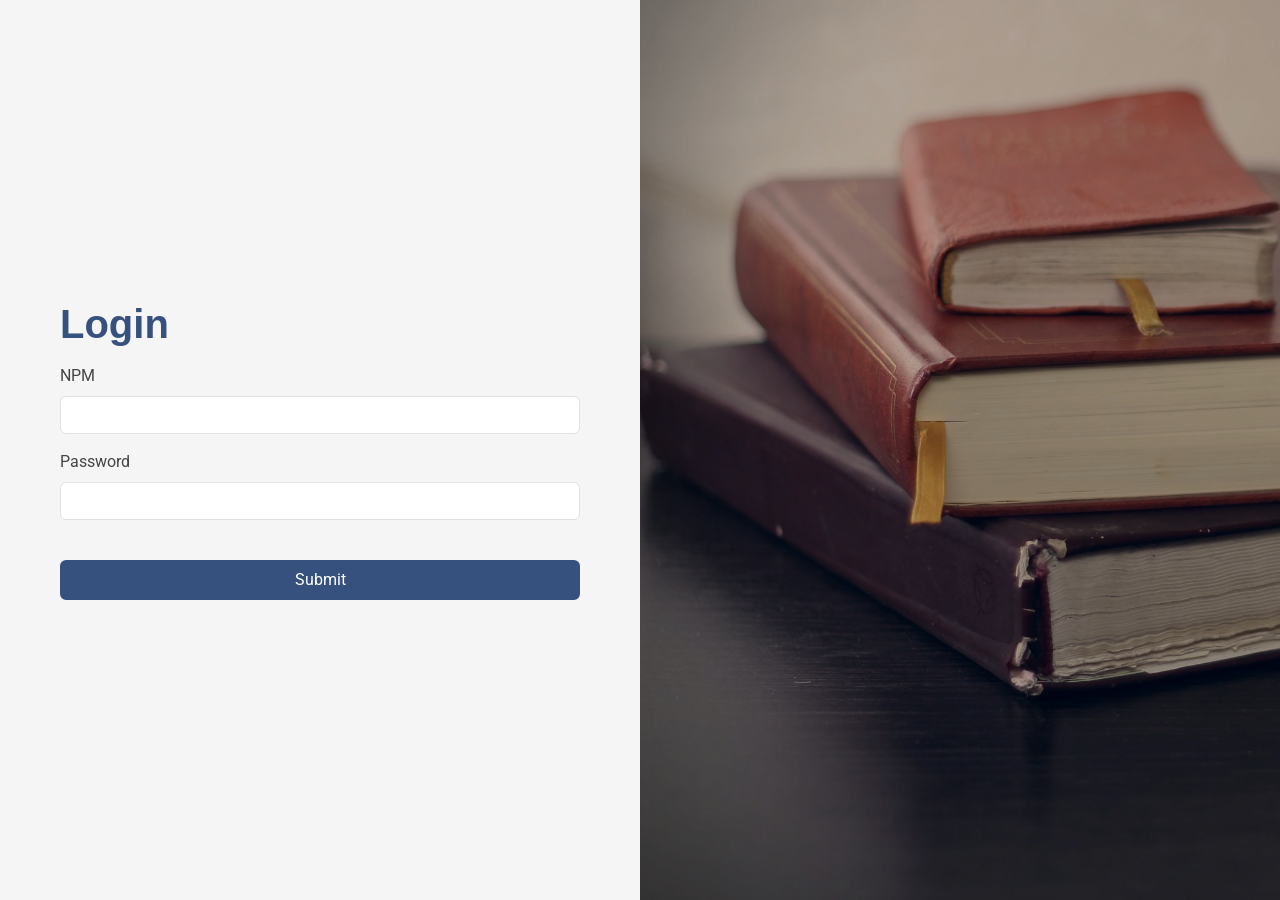
<file: index.html>
<!DOCTYPE html>
<html lang="en">
  <head>
    <meta charset="utf-8" />
    <meta name="viewport" content="width=device-width, initial-scale=1" />
    <title>Login</title>
    <link
      href="https://cdn.jsdelivr.net/npm/bootstrap@5.2.2/dist/css/bootstrap.min.css"
      rel="stylesheet"
      integrity="sha384-Zenh87qX5JnK2Jl0vWa8Ck2rdkQ2Bzep5IDxbcnCeuOxjzrPF/et3URy9Bv1WTRi"
      crossorigin="anonymous"
    />
    <link rel="stylesheet" href="css/style.css" />
  </head>
  <body>
    <!-- Login -->
    <div class="login m-auto">
      <div class="container-fluid">
        <div class="row">
          <div class="col-md-6">
            <div class="container p-5">
              <h1 class="fw-bold text-primary mb-3">Login</h1>
              <form method="POST" action="loginform.php">
                <div class="mb-3">
                  <label for="exampleInputEmail1" class="form-label">NPM</label>
                  <input
                    type="text"
                    class="form-control"
                    id="exampleInputEmail1" name="username"
                  />
                </div>
                <div class="mb-3">
                  <label for="exampleInputPassword1" class="form-label"
                    >Password</label
                  >
                  <input
                    type="password"
                    class="form-control"
                    id="exampleInputPassword1" name="password"
                  />
                </div>
                <button type="submit" class="btn btn-login w-100 mt-4">
                  Submit
                </button>
              </form>
              <!-- <h5 class="mt-3 text-black-50">
                Tidak mempunyai akun?
                <a href="./register.html" class="text-primary">Daftar</a>
              </h5> -->
            </div>
          </div>
          <div class="col-md-6 p-0">
            <div class="bg-login"></div>
          </div>
        </div>
      </div>
    </div>

    <script
      src="https://cdn.jsdelivr.net/npm/bootstrap@5.2.2/dist/js/bootstrap.bundle.min.js"
      integrity="sha384-OERcA2EqjJCMA+/3y+gxIOqMEjwtxJY7qPCqsdltbNJuaOe923+mo//f6V8Qbsw3"
      crossorigin="anonymous"
    ></script>
  </body>
</html>
</file>
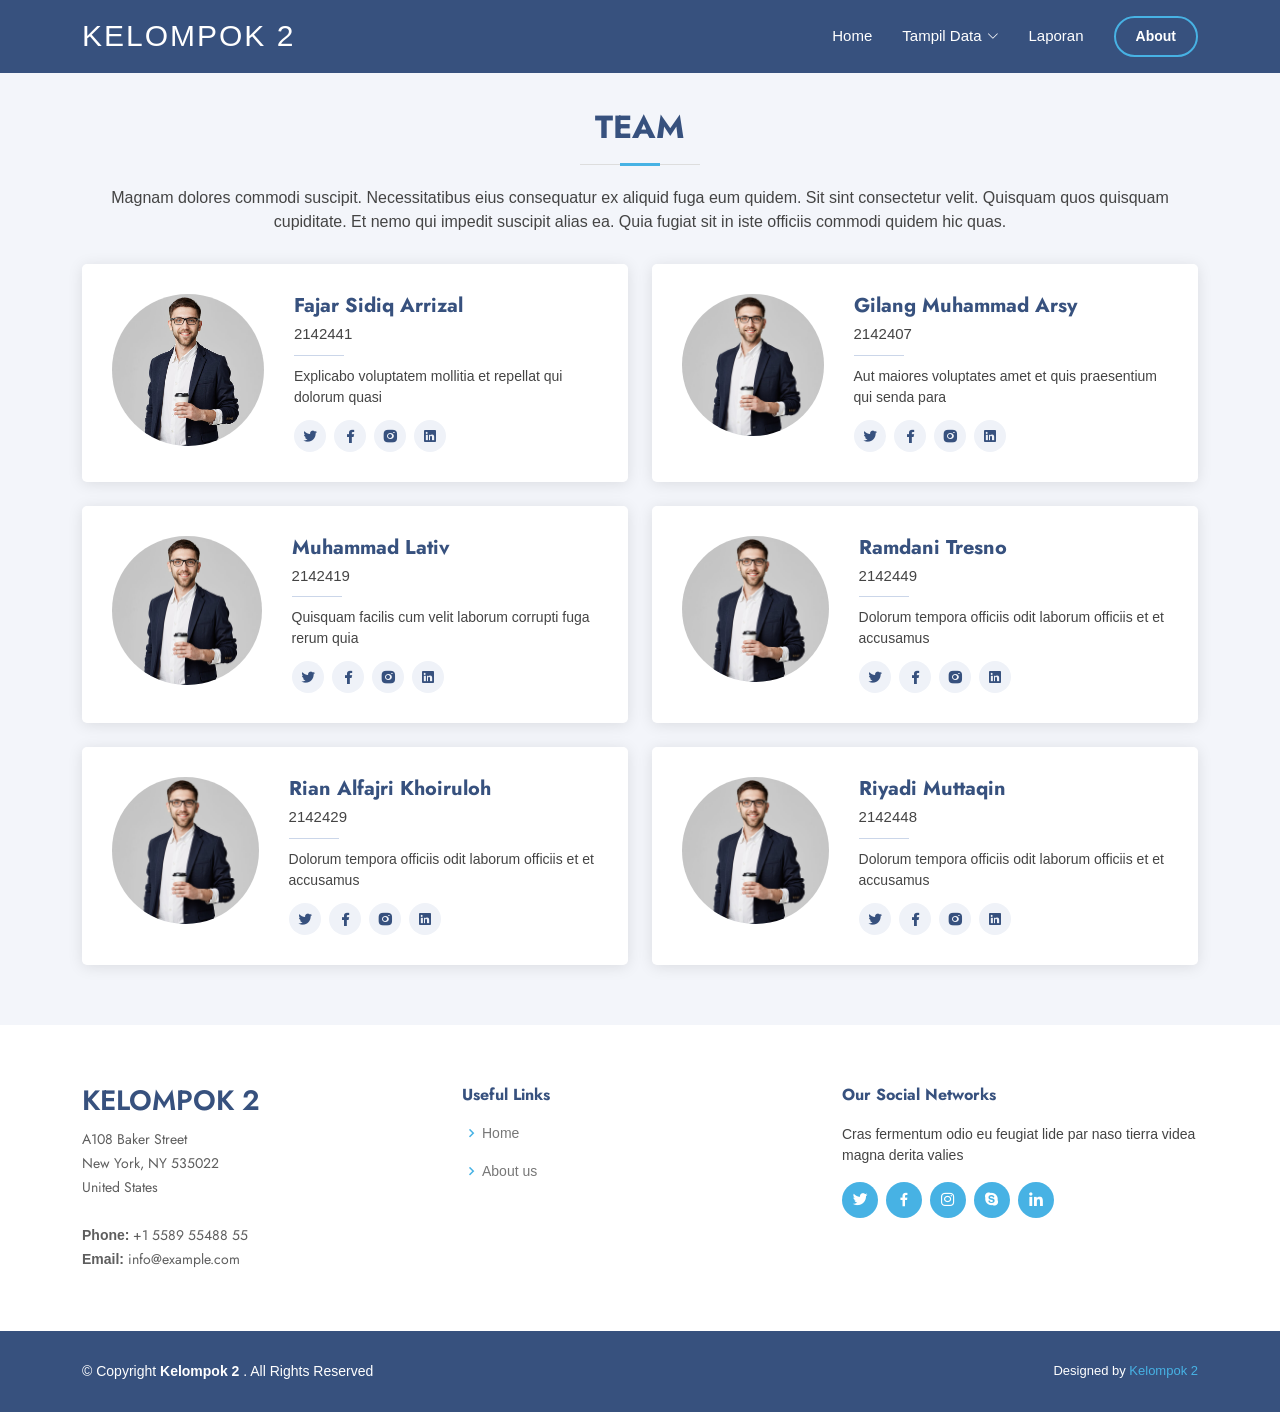
<file: about.html>
<!DOCTYPE html>
<html lang="en">

<head>
  <meta charset="utf-8" />
  <meta content="width=device-width, initial-scale=1.0" name="viewport" />

  <title>Kelompok 2 | About Us</title>
  <meta content="" name="description" />
  <meta content="" name="keywords" />

  <!-- Favicons -->
  <link href="assets/img/favicon.png" rel="icon" />
  <link href="assets/img/apple-touch-icon.png" rel="apple-touch-icon" />

  <!-- Google Fonts -->
  <link
    href="https://fonts.googleapis.com/css?family=Open+Sans:300,300i,400,400i,600,600i,700,700i|Jost:300,300i,400,400i,500,500i,600,600i,700,700i|Poppins:300,300i,400,400i,500,500i,600,600i,700,700i"
    rel="stylesheet" />

  <!-- Vendor CSS Files -->
  <link href="assets/vendor/aos/aos.css" rel="stylesheet" />
  <link href="assets/vendor/bootstrap/css/bootstrap.min.css" rel="stylesheet" />
  <link href="assets/vendor/bootstrap-icons/bootstrap-icons.css" rel="stylesheet" />
  <link href="assets/vendor/boxicons/css/boxicons.min.css" rel="stylesheet" />
  <link href="assets/vendor/glightbox/css/glightbox.min.css" rel="stylesheet" />
  <link href="assets/vendor/remixicon/remixicon.css" rel="stylesheet" />
  <link href="assets/vendor/swiper/swiper-bundle.min.css" rel="stylesheet" />

  <!-- Template Main CSS File -->
  <link href="assets/css/style.css" rel="stylesheet" />

</head>

<body>
  <!-- ======= Header ======= -->
  <header id="header" class="fixed-top" style="background-color: #37517e;">
    <div class="container d-flex align-items-center">
      <h1 class="logo me-auto"><a href="home.html">Kelompok 2</a></h1>

      <nav id="navbar" class="navbar">
        <ul>
          <li><a class="nav-link scrollto" href="home.html">Home</a></li>
          <li class="dropdown">
            <a href="#">
              <span>Tampil Data</span>
              <i class="bi bi-chevron-down"></i>
            </a>
            <ul>
              <li><a href="info/mhs.php">Mahasiswa</a></li>
              <li><a href="info/dosen.php">Dosen</a></li>
              <li><a href="info/matkul.php">Mata Kuliah</a></li>
              <li><a href="info/nilai.php">Nilai</a></li>
            </ul>
          </li>
          <li><a class="nav-link" href="laporan.php">Laporan</a></li>
          <li>
            <a class="getstarted active" href="about.html">About</a>
          </li>
        </ul>
        <i class="bi bi-list mobile-nav-toggle"></i>
      </nav>

      <!-- .navbar -->
    </div>
  </header>
  <!-- End Header -->

  <main id="main">
    <!-- ======= Team Section ======= -->
    <section id="team" class="team section-bg">
      <div class="container mt-lg-5" data-aos="fade-up">
        <div class="section-title">
          <h2>Team</h2>
          <p>
            Magnam dolores commodi suscipit. Necessitatibus eius consequatur
            ex aliquid fuga eum quidem. Sit sint consectetur velit. Quisquam
            quos quisquam cupiditate. Et nemo qui impedit suscipit alias ea.
            Quia fugiat sit in iste officiis commodi quidem hic quas.
          </p>
        </div>

        <div class="row">
          <div class="col-lg-6">
            <div class="member d-flex align-items-start" data-aos="zoom-in" data-aos-delay="100">
              <div class="pic">
                <img src="assets/img/team/team-3.jpg" class="img-fluid" alt="" />
              </div>
              <div class="member-info">
                <h4>Fajar Sidiq Arrizal</h4>
                <span>2142441</span>
                <p>
                  Explicabo voluptatem mollitia et repellat qui dolorum quasi
                </p>
                <div class="social">
                  <a href=""><i class="ri-twitter-fill"></i></a>
                  <a href=""><i class="ri-facebook-fill"></i></a>
                  <a href=""><i class="ri-instagram-fill"></i></a>
                  <a href=""><i class="ri-linkedin-box-fill"></i></a>
                </div>
              </div>
            </div>
          </div>

          <div class="col-lg-6 mt-4 mt-lg-0">
            <div class="member d-flex align-items-start" data-aos="zoom-in" data-aos-delay="200">
              <div class="pic">
                <img src="assets/img/team/team-3.jpg" class="img-fluid" alt="" />
              </div>
              <div class="member-info">
                <h4>Gilang Muhammad Arsy</h4>
                <span>2142407</span>
                <p>
                  Aut maiores voluptates amet et quis praesentium qui senda
                  para
                </p>
                <div class="social">
                  <a href=""><i class="ri-twitter-fill"></i></a>
                  <a href=""><i class="ri-facebook-fill"></i></a>
                  <a href=""><i class="ri-instagram-fill"></i></a>
                  <a href=""><i class="ri-linkedin-box-fill"></i></a>
                </div>
              </div>
            </div>
          </div>

          <div class="col-lg-6 mt-4">
            <div class="member d-flex align-items-start" data-aos="zoom-in" data-aos-delay="300">
              <div class="pic">
                <img src="assets/img/team/team-3.jpg" class="img-fluid" alt="" />
              </div>
              <div class="member-info">
                <h4>Muhammad Lativ</h4>
                <span>2142419</span>
                <p>
                  Quisquam facilis cum velit laborum corrupti fuga rerum quia
                </p>
                <div class="social">
                  <a href=""><i class="ri-twitter-fill"></i></a>
                  <a href=""><i class="ri-facebook-fill"></i></a>
                  <a href=""><i class="ri-instagram-fill"></i></a>
                  <a href=""><i class="ri-linkedin-box-fill"></i></a>
                </div>
              </div>
            </div>
          </div>

          <div class="col-lg-6 mt-4">
            <div class="member d-flex align-items-start" data-aos="zoom-in" data-aos-delay="400">
              <div class="pic">
                <img src="assets/img/team/team-3.jpg" class="img-fluid" alt="" />
              </div>
              <div class="member-info">
                <h4>Ramdani Tresno</h4>
                <span>2142449</span>
                <p>
                  Dolorum tempora officiis odit laborum officiis et et
                  accusamus
                </p>
                <div class="social">
                  <a href=""><i class="ri-twitter-fill"></i></a>
                  <a href=""><i class="ri-facebook-fill"></i></a>
                  <a href=""><i class="ri-instagram-fill"></i></a>
                  <a href=""><i class="ri-linkedin-box-fill"></i></a>
                </div>
              </div>
            </div>
          </div>
          <div class="col-lg-6 mt-4">
            <div class="member d-flex align-items-start" data-aos="zoom-in" data-aos-delay="400">
              <div class="pic">
                <img src="assets/img/team/team-3.jpg" class="img-fluid" alt="" />
              </div>
              <div class="member-info">
                <h4>Rian Alfajri Khoiruloh</h4>
                <span>2142429</span>
                <p>
                  Dolorum tempora officiis odit laborum officiis et et
                  accusamus
                </p>
                <div class="social">
                  <a href=""><i class="ri-twitter-fill"></i></a>
                  <a href=""><i class="ri-facebook-fill"></i></a>
                  <a href=""><i class="ri-instagram-fill"></i></a>
                  <a href=""><i class="ri-linkedin-box-fill"></i></a>
                </div>
              </div>
            </div>
          </div>
          <div class="col-lg-6 mt-4">
            <div class="member d-flex align-items-start" data-aos="zoom-in" data-aos-delay="400">
              <div class="pic">
                <img src="assets/img/team/team-3.jpg" class="img-fluid" alt="" />
              </div>
              <div class="member-info">
                <h4>Riyadi Muttaqin</h4>
                <span>2142448</span>
                <p>
                  Dolorum tempora officiis odit laborum officiis et et
                  accusamus
                </p>
                <div class="social">
                  <a href=""><i class="ri-twitter-fill"></i></a>
                  <a href=""><i class="ri-facebook-fill"></i></a>
                  <a href=""><i class="ri-instagram-fill"></i></a>
                  <a href=""><i class="ri-linkedin-box-fill"></i></a>
                </div>
              </div>
            </div>
          </div>
        </div>
      </div>
    </section>
    <!-- End Team Section -->
  </main>
  <!-- End #main -->
  <!-- ======= Footer ======= -->
  <footer id="footer">
    <div class="footer-top">
      <div class="container">
        <div class="row">
          <div class="col-lg-4 col-md-6 footer-contact">
            <h3>Kelompok 2</h3>
            <p>
              A108 Baker Street
              <br />
              New York, NY 535022
              <br />
              United States
              <br />
              <br />
              <strong>Phone:</strong>
              +1 5589 55488 55
              <br />
              <strong>Email:</strong>
              info@example.com
              <br />
            </p>
          </div>

          <div class="col-lg-4 col-md-6 footer-links">
            <h4>Useful Links</h4>
            <ul>
              <li>
                <i class="bx bx-chevron-right"></i>
                <a href="index.html">Home</a>
              </li>
              <li>
                <i class="bx bx-chevron-right"></i>
                <a href="about.html">About us</a>
              </li>
            </ul>
          </div>

          <div class="col-lg-4 col-md-6 footer-links">
            <h4>Our Social Networks</h4>
            <p>
              Cras fermentum odio eu feugiat lide par naso tierra videa magna
              derita valies
            </p>
            <div class="social-links mt-3">
              <a href="#" class="twitter"><i class="bx bxl-twitter"></i></a>
              <a href="#" class="facebook"><i class="bx bxl-facebook"></i></a>
              <a href="#" class="instagram">
                <i class="bx bxl-instagram"></i>
              </a>
              <a href="#" class="google-plus"><i class="bx bxl-skype"></i></a>
              <a href="#" class="linkedin"><i class="bx bxl-linkedin"></i></a>
            </div>
          </div>
        </div>
      </div>
    </div>

    <div class="container footer-bottom clearfix">
      <div class="copyright">
        &copy; Copyright
        <strong><span>Kelompok 2</span></strong>
        . All Rights Reserved
      </div>
      <div class="credits">
        <!-- All the links in the footer should remain intact. -->
        <!-- You can delete the links only if you purchased the pro version. -->
        <!-- Licensing information: https://bootstrapmade.com/license/ -->
        <!-- Purchase the pro version with working PHP/AJAX contact form: https://bootstrapmade.com/arsha-free-bootstrap-html-template-corporate/ -->
        Designed by
        <a href="https://bootstrapmade.com/">Kelompok 2</a>
      </div>
    </div>
  </footer>
  <!-- End Footer -->

  <div id="preloader"></div>
  <a href="#" class="back-to-top d-flex align-items-center justify-content-center">
    <i class="bi bi-arrow-up-short"></i>
  </a>

  <!-- Vendor JS Files -->
  <script src="assets/vendor/aos/aos.js"></script>
  <script src="assets/vendor/bootstrap/js/bootstrap.bundle.min.js"></script>
  <script src="assets/vendor/glightbox/js/glightbox.min.js"></script>
  <script src="assets/vendor/isotope-layout/isotope.pkgd.min.js"></script>
  <script src="assets/vendor/swiper/swiper-bundle.min.js"></script>
  <script src="assets/vendor/waypoints/noframework.waypoints.js"></script>
  <script src="assets/vendor/php-email-form/validate.js"></script>

  <!-- Template Main JS File -->
  <script src="assets/js/main.js"></script>
</body>

</html>
</file>
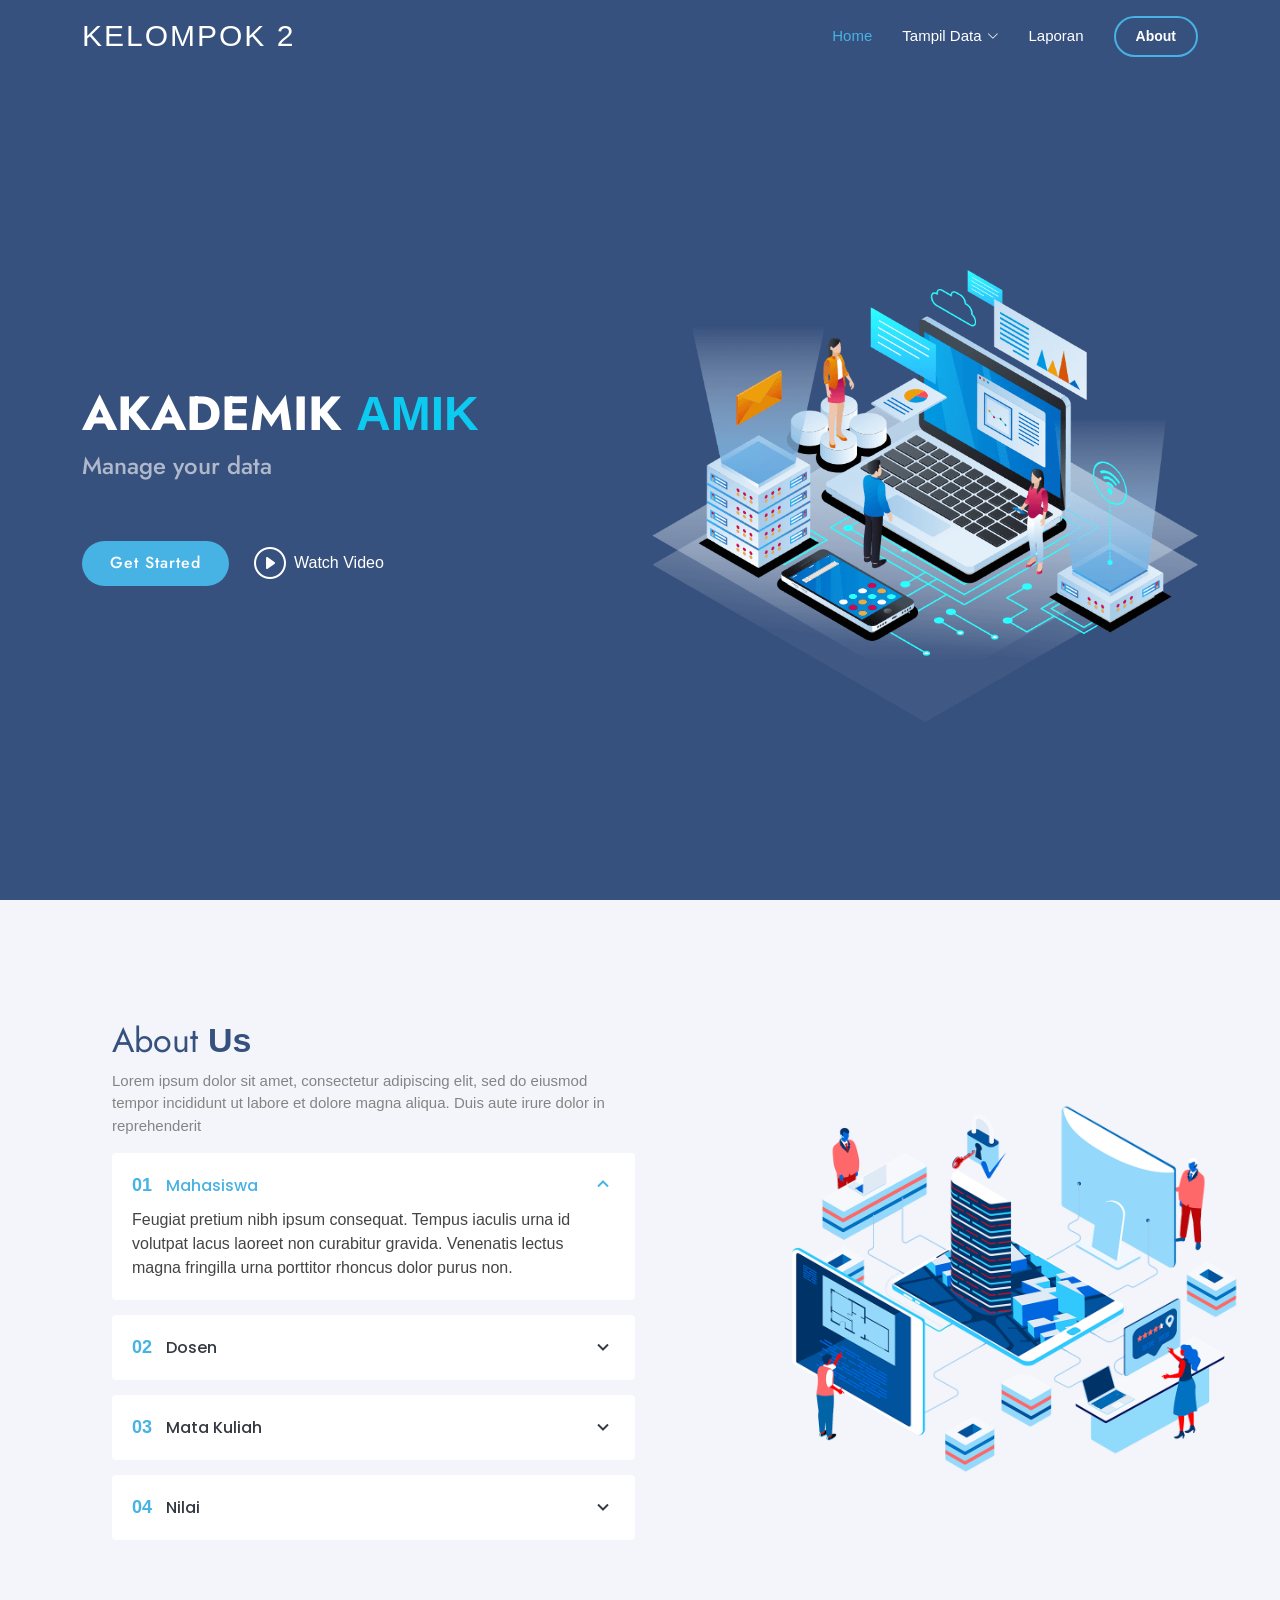
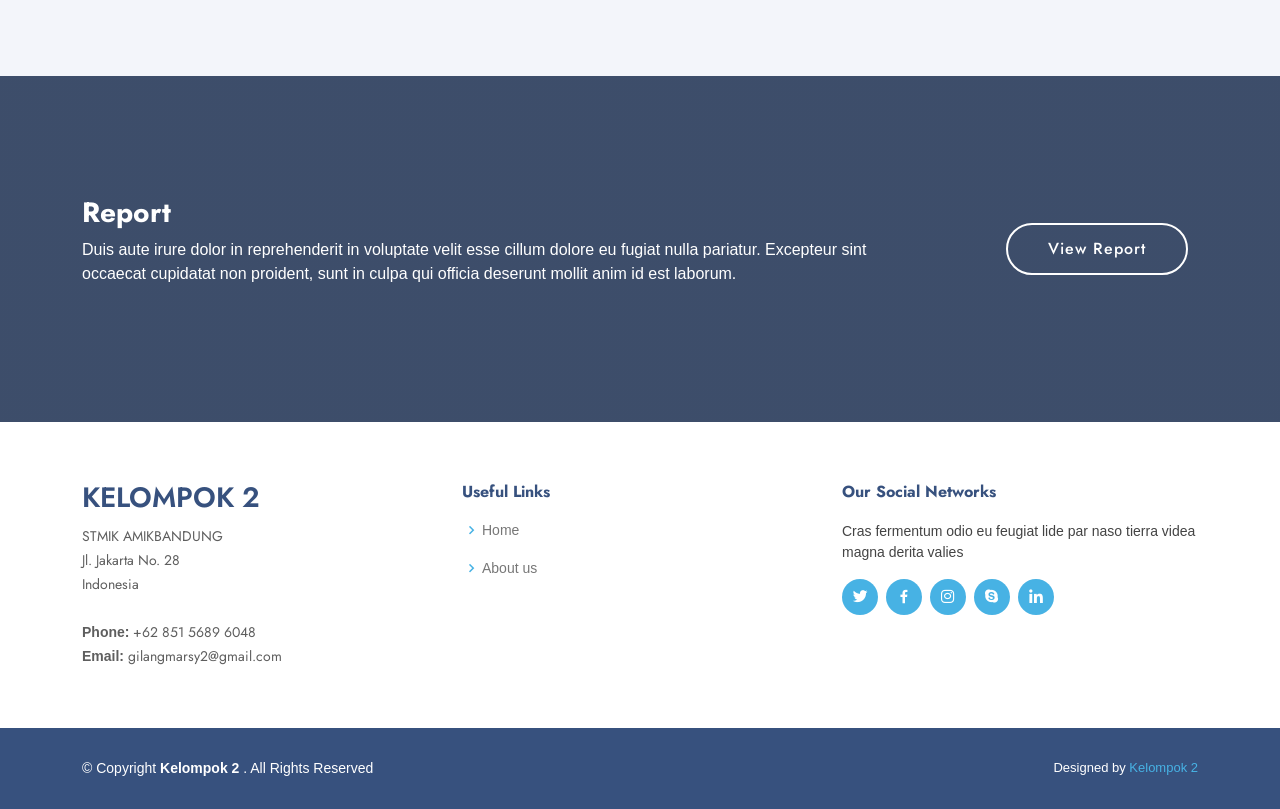
<file: home.html>
<!DOCTYPE html>
<html lang="en">

<head>
  <meta charset="utf-8" />
  <meta content="width=device-width, initial-scale=1.0" name="viewport" />

  <title>Kelompok 2 | Akademik AMIK</title>
  <meta content="" name="description" />
  <meta content="" name="keywords" />

  <!-- Favicons -->
  <link href="assets/img/favicon.png" rel="icon" />
  <link href="assets/img/apple-touch-icon.png" rel="apple-touch-icon" />

  <!-- Google Fonts -->
  <link
    href="https://fonts.googleapis.com/css?family=Open+Sans:300,300i,400,400i,600,600i,700,700i|Jost:300,300i,400,400i,500,500i,600,600i,700,700i|Poppins:300,300i,400,400i,500,500i,600,600i,700,700i"
    rel="stylesheet" />

  <!-- Vendor CSS Files -->
  <link href="assets/vendor/aos/aos.css" rel="stylesheet" />
  <link href="assets/vendor/bootstrap/css/bootstrap.min.css" rel="stylesheet" />
  <link href="assets/vendor/bootstrap-icons/bootstrap-icons.css" rel="stylesheet" />
  <link href="assets/vendor/boxicons/css/boxicons.min.css" rel="stylesheet" />
  <link href="assets/vendor/glightbox/css/glightbox.min.css" rel="stylesheet" />
  <link href="assets/vendor/remixicon/remixicon.css" rel="stylesheet" />
  <link href="assets/vendor/swiper/swiper-bundle.min.css" rel="stylesheet" />

  <!-- Template Main CSS File -->
  <link href="assets/css/style.css" rel="stylesheet" />
</head>

<body>
  <!-- ======= Header ======= -->
  <header id="header" class="fixed-top">
    <div class="container d-flex align-items-center">
      <h1 class="logo me-auto"><a href="index.html">Kelompok 2</a></h1>

      <nav id="navbar" class="navbar">
        <ul>
          <li><a class="nav-link scrollto active" href="home.html">Home</a></li>
          <li class="dropdown">
            <a href="#">
              <span>Tampil Data</span>
              <i class="bi bi-chevron-down"></i>
            </a>
            <ul>
              <li><a href="mhs.php">Mahasiswa</a></li>
              <li><a href="dosen.php">Dosen</a></li>
              <li><a href="matkul.php">Mata Kuliah</a></li>
              <li><a href="nilai.php">Nilai</a></li>
            </ul>
          </li>
          <li><a class="nav-link" href="laporan.php">Laporan</a></li>
          <li>
            <a class="getstarted" href="about.html">About</a>
          </li>
        </ul>
        <i class="bi bi-list mobile-nav-toggle"></i>
      </nav>
      <!-- .navbar -->
    </div>
  </header>
  <!-- End Header -->

  <!-- ======= Hero Section ======= -->
  <section id="hero" class="d-flex align-items-center">
    <div class="container">
      <div class="row">
        <div class="col-lg-6 d-flex flex-column justify-content-center pt-4 pt-lg-0 order-2 order-lg-1"
          data-aos="fade-up" data-aos-delay="200">
          <h1>
            AKADEMIK
            <span class="text-info">AMIK</span>
          </h1>
          <h2>
            Manage your data
          </h2>
          <div class="d-flex justify-content-center justify-content-lg-start">
            <a href="#why-us" class="btn-get-started scrollto">Get Started</a>
            <a href="https://youtu.be/dQw4w9WgXcQ" class="glightbox btn-watch-video">
              <i class="bi bi-play-circle"></i>
              <span>Watch Video</span>
            </a>
          </div>
        </div>
        <div class="col-lg-6 order-1 order-lg-2 hero-img" data-aos="zoom-in" data-aos-delay="200">
          <img src="assets/img/hero-img.png" class="img-fluid animated" alt="" />
        </div>
      </div>
    </div>
  </section>
  <!-- End Hero -->

  <main id="main">
    <!-- ======= Why Us Section ======= -->
    <section id="why-us" class="why-us section-bg">
      <div class="container-fluid" data-aos="fade-up">
        <div class="row">
          <div class="col-lg-7 d-flex flex-column justify-content-center align-items-stretch order-2 order-lg-1">
            <div class="content">
              <h3>
                About
                <strong>Us</strong>
              </h3>
              <p>
                Lorem ipsum dolor sit amet, consectetur adipiscing elit, sed
                do eiusmod tempor incididunt ut labore et dolore magna aliqua.
                Duis aute irure dolor in reprehenderit
              </p>
            </div>

            <div class="accordion-list">
              <ul>
                <li>
                  <a data-bs-toggle="collapse" class="collapse" data-bs-target="#accordion-list-1">
                    <span>01</span>
                    Mahasiswa
                    <i class="bx bx-chevron-down icon-show"></i>
                    <i class="bx bx-chevron-up icon-close"></i>
                  </a>
                  <div id="accordion-list-1" class="collapse show" data-bs-parent=".accordion-list">
                    <p>
                      Feugiat pretium nibh ipsum consequat. Tempus iaculis
                      urna id volutpat lacus laoreet non curabitur gravida.
                      Venenatis lectus magna fringilla urna porttitor rhoncus
                      dolor purus non.
                    </p>
                  </div>
                </li>

                <li>
                  <a data-bs-toggle="collapse" data-bs-target="#accordion-list-2" class="collapsed">
                    <span>02</span>
                    Dosen
                    <i class="bx bx-chevron-down icon-show"></i>
                    <i class="bx bx-chevron-up icon-close"></i>
                  </a>
                  <div id="accordion-list-2" class="collapse" data-bs-parent=".accordion-list">
                    <p>
                      Dolor sit amet consectetur adipiscing elit pellentesque
                      habitant morbi. Id interdum velit laoreet id donec
                      ultrices. Fringilla phasellus faucibus scelerisque
                      eleifend donec pretium. Est pellentesque elit
                      ullamcorper dignissim. Mauris ultrices eros in cursus
                      turpis massa tincidunt dui.
                    </p>
                  </div>
                </li>

                <li>
                  <a data-bs-toggle="collapse" data-bs-target="#accordion-list-3" class="collapsed">
                    <span>03</span>
                    Mata Kuliah
                    <i class="bx bx-chevron-down icon-show"></i>
                    <i class="bx bx-chevron-up icon-close"></i>
                  </a>
                  <div id="accordion-list-3" class="collapse" data-bs-parent=".accordion-list">
                    <p>
                      Eleifend mi in nulla posuere sollicitudin aliquam
                      ultrices sagittis orci. Faucibus pulvinar elementum
                      integer enim. Sem nulla pharetra diam sit amet nisl
                      suscipit. Rutrum tellus pellentesque eu tincidunt.
                      Lectus urna duis convallis convallis tellus. Urna
                      molestie at elementum eu facilisis sed odio morbi quis
                    </p>
                  </div>
                </li>
                <li>
                  <a data-bs-toggle="collapse" data-bs-target="#accordion-list-4" class="collapsed">
                    <span>04</span>
                    Nilai
                    <i class="bx bx-chevron-down icon-show"></i>
                    <i class="bx bx-chevron-up icon-close"></i>
                  </a>
                  <div id="accordion-list-4" class="collapse" data-bs-parent=".accordion-list">
                    <p>
                      Eleifend mi in nulla posuere sollicitudin aliquam
                      ultrices sagittis orci. Faucibus pulvinar elementum
                      integer enim. Sem nulla pharetra diam sit amet nisl
                      suscipit. Rutrum tellus pellentesque eu tincidunt.
                      Lectus urna duis convallis convallis tellus. Urna
                      molestie at elementum eu facilisis sed odio morbi quis
                    </p>
                  </div>
                </li>
              </ul>
            </div>
          </div>

          <div class="col-lg-5 align-items-stretch order-1 order-lg-2 img"
            style="background-image: url('assets/img/why-us.png');" data-aos="zoom-in" data-aos-delay="150">
            &nbsp;
          </div>
        </div>
      </div>
    </section>
    <!-- End Why Us Section -->

    <!-- ======= Cta Section ======= -->
    <section id="cta" class="cta">
      <div class="container" data-aos="zoom-in">
        <div class="row">
          <div class="col-lg-9 text-center text-lg-start">
            <h3>Report</h3>
            <p>
              Duis aute irure dolor in reprehenderit in voluptate velit esse
              cillum dolore eu fugiat nulla pariatur. Excepteur sint occaecat
              cupidatat non proident, sunt in culpa qui officia deserunt
              mollit anim id est laborum.
            </p>
          </div>
          <div class="col-lg-3 cta-btn-container text-center">
            <a class="cta-btn align-middle" href="laporan.php">
              View Report
            </a>
          </div>
        </div>
      </div>
    </section>
    <!-- End Cta Section -->
  </main>
  <!-- End #main -->

  <!-- ======= Footer ======= -->
  <footer id="footer">
    <div class="footer-top">
      <div class="container">
        <div class="row">
          <div class="col-lg-4 col-md-6 footer-contact">
            <h3>Kelompok 2</h3>
            <p>
              STMIK AMIKBANDUNG
              <br />
              Jl. Jakarta No. 28
              <br />
              Indonesia
              <br />
              <br />
              <strong>Phone:</strong>
              +62 851 5689 6048
              <br />
              <strong>Email:</strong>
              gilangmarsy2@gmail.com
              <br />
            </p>
          </div>

          <div class="col-lg-4 col-md-6 footer-links">
            <h4>Useful Links</h4>
            <ul>
              <li>
                <i class="bx bx-chevron-right"></i>
                <a href="home.html">Home</a>
              </li>
              <li>
                <i class="bx bx-chevron-right"></i>
                <a href="about.html">About us</a>
              </li>
            </ul>
          </div>

          <div class="col-lg-4 col-md-6 footer-links">
            <h4>Our Social Networks</h4>
            <p>
              Cras fermentum odio eu feugiat lide par naso tierra videa magna
              derita valies
            </p>
            <div class="social-links mt-3">
              <a href="#" class="twitter"><i class="bx bxl-twitter"></i></a>
              <a href="#" class="facebook"><i class="bx bxl-facebook"></i></a>
              <a href="#" class="instagram">
                <i class="bx bxl-instagram"></i>
              </a>
              <a href="#" class="google-plus"><i class="bx bxl-skype"></i></a>
              <a href="#" class="linkedin"><i class="bx bxl-linkedin"></i></a>
            </div>
          </div>
        </div>
      </div>
    </div>

    <div class="container footer-bottom clearfix">
      <div class="copyright">
        &copy; Copyright
        <strong><span>Kelompok 2</span></strong>
        . All Rights Reserved
      </div>
      <div class="credits">
        <!-- All the links in the footer should remain intact. -->
        <!-- You can delete the links only if you purchased the pro version. -->
        <!-- Licensing information: https://bootstrapmade.com/license/ -->
        <!-- Purchase the pro version with working PHP/AJAX contact form: https://bootstrapmade.com/arsha-free-bootstrap-html-template-corporate/ -->
        Designed by
        <a href="https://bootstrapmade.com/">Kelompok 2</a>
      </div>
    </div>
  </footer>
  <!-- End Footer -->

  <div id="preloader"></div>
  <a href="#" class="back-to-top d-flex align-items-center justify-content-center">
    <i class="bi bi-arrow-up-short"></i>
  </a>

  <!-- Vendor JS Files -->
  <script src="assets/vendor/aos/aos.js"></script>
  <script src="assets/vendor/bootstrap/js/bootstrap.bundle.min.js"></script>
  <script src="assets/vendor/glightbox/js/glightbox.min.js"></script>
  <script src="assets/vendor/isotope-layout/isotope.pkgd.min.js"></script>
  <script src="assets/vendor/swiper/swiper-bundle.min.js"></script>
  <script src="assets/vendor/waypoints/noframework.waypoints.js"></script>
  <script src="assets/vendor/php-email-form/validate.js"></script>

  <!-- Template Main JS File -->
  <script src="assets/js/main.js"></script>
</body>

</html>
</file>
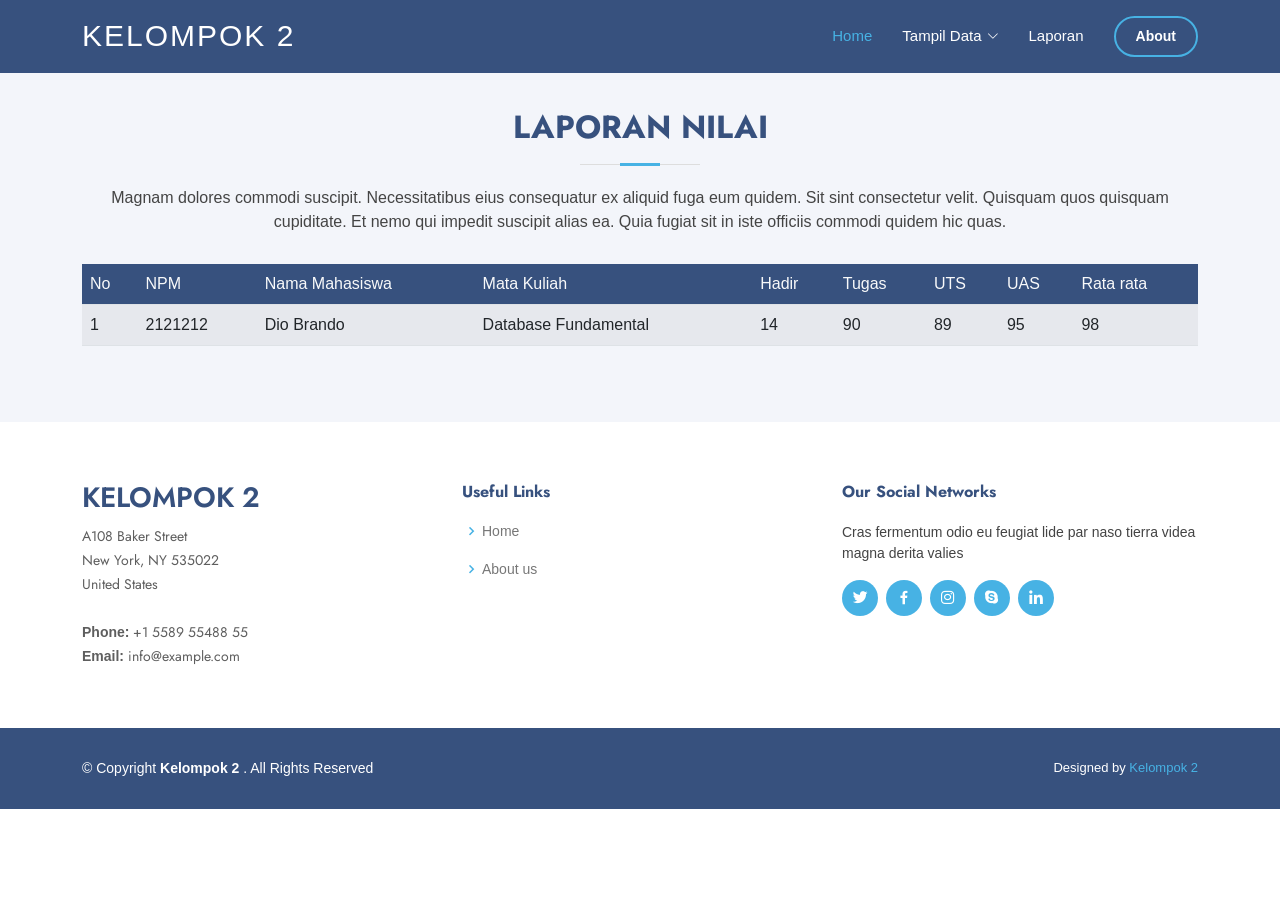
<file: laporan.html>
<!DOCTYPE html>
<html lang="en">

<head>
  <meta charset="utf-8" />
  <meta content="width=device-width, initial-scale=1.0" name="viewport" />

  <title>Arsha Bootstrap Template - Index</title>
  <meta content="" name="description" />
  <meta content="" name="keywords" />

  <!-- Favicons -->
  <link href="assets/img/favicon.png" rel="icon" />
  <link href="assets/img/apple-touch-icon.png" rel="apple-touch-icon" />

  <!-- Google Fonts -->
  <link
    href="https://fonts.googleapis.com/css?family=Open+Sans:300,300i,400,400i,600,600i,700,700i|Jost:300,300i,400,400i,500,500i,600,600i,700,700i|Poppins:300,300i,400,400i,500,500i,600,600i,700,700i"
    rel="stylesheet" />

  <!-- Vendor CSS Files -->
  <link href="assets/vendor/aos/aos.css" rel="stylesheet" />
  <link href="assets/vendor/bootstrap/css/bootstrap.min.css" rel="stylesheet" />
  <link href="assets/vendor/bootstrap-icons/bootstrap-icons.css" rel="stylesheet" />
  <link href="assets/vendor/boxicons/css/boxicons.min.css" rel="stylesheet" />
  <link href="assets/vendor/glightbox/css/glightbox.min.css" rel="stylesheet" />
  <link href="assets/vendor/remixicon/remixicon.css" rel="stylesheet" />
  <link href="assets/vendor/swiper/swiper-bundle.min.css" rel="stylesheet" />

  <!-- Template Main CSS File -->
  <link href="assets/css/style.css" rel="stylesheet" />
</head>

<body>
  <!-- ======= Header ======= -->
  <header id="header" class="fixed-top" style="background-color: #37517e;">
    <div class="container d-flex align-items-center">
      <h1 class="logo me-auto"><a href="home.html">Kelompok 2</a></h1>

      <nav id="navbar" class="navbar">
        <ul>
          <li><a class="nav-link scrollto active" href="home.html">Home</a></li>
          <li class="dropdown">
            <a href="#">
              <span>Tampil Data</span>
              <i class="bi bi-chevron-down"></i>
            </a>
            <ul>
              <li><a href="info/mhs.php">Mahasiswa</a></li>
              <li><a href="info/dosen.php">Dosen</a></li>
              <li><a href="info/matkul.php">Mata Kuliah</a></li>
              <li><a href="info/nilai.php">Nilai</a></li>
            </ul>
          </li>
          <li><a class="nav-link" href="laporan.html">Laporan</a></li>
          <li>
            <a class="getstarted" href="about.html">About</a>
          </li>
        </ul>
        <i class="bi bi-list mobile-nav-toggle"></i>
      </nav>
      <!-- .navbar -->
    </div>
  </header>
  <!-- End Header -->

  <main id="main">
    <!-- ======= Team Section ======= -->
    <section id="team" class="team section-bg">
      <div class="container mt-lg-5" data-aos="fade-up">
        <div class="section-title">
          <h2>Laporan Nilai</h2>
          <p>
            Magnam dolores commodi suscipit. Necessitatibus eius consequatur
            ex aliquid fuga eum quidem. Sit sint consectetur velit. Quisquam
            quos quisquam cupiditate. Et nemo qui impedit suscipit alias ea.
            Quia fugiat sit in iste officiis commodi quidem hic quas.
          </p>
        </div>

        <div class="row">
          <div class="col-lg-12">
            <table class="table table-striped table-hover">
              <thead style="background-color: #37517e;" class="text-light">
                <tr>
                  <td>No</td>
                  <td>NPM</td>
                  <td>Nama Mahasiswa</td>
                  <td>Mata Kuliah</td>
                  <td>Hadir</td>
                  <td>Tugas</td>
                  <td>UTS</td>
                  <td>UAS</td>
                  <td>Rata rata</td>
                </tr>
              </thead>
              <tbody>
                <td>1</td>
                <td>2121212</td>
                <td>Dio Brando</td>
                <td>Database Fundamental</td>
                <td>14</td>
                <td>90</td>
                <td>89</td>
                <td>95</td>
                <td>98</td>
              </tbody>
            </table>
          </div>
        </div>
      </div>
    </section>
    <!-- End Team Section -->
  </main>
  <!-- End #main -->
  <!-- ======= Footer ======= -->
  <footer id="footer">
    <div class="footer-top">
      <div class="container">
        <div class="row">
          <div class="col-lg-4 col-md-6 footer-contact">
            <h3>Kelompok 2</h3>
            <p>
              A108 Baker Street
              <br />
              New York, NY 535022
              <br />
              United States
              <br />
              <br />
              <strong>Phone:</strong>
              +1 5589 55488 55
              <br />
              <strong>Email:</strong>
              info@example.com
              <br />
            </p>
          </div>

          <div class="col-lg-4 col-md-6 footer-links">
            <h4>Useful Links</h4>
            <ul>
              <li>
                <i class="bx bx-chevron-right"></i>
                <a href="index.html">Home</a>
              </li>
              <li>
                <i class="bx bx-chevron-right"></i>
                <a href="about.html">About us</a>
              </li>
            </ul>
          </div>

          <div class="col-lg-4 col-md-6 footer-links">
            <h4>Our Social Networks</h4>
            <p>
              Cras fermentum odio eu feugiat lide par naso tierra videa magna
              derita valies
            </p>
            <div class="social-links mt-3">
              <a href="#" class="twitter"><i class="bx bxl-twitter"></i></a>
              <a href="#" class="facebook"><i class="bx bxl-facebook"></i></a>
              <a href="#" class="instagram">
                <i class="bx bxl-instagram"></i>
              </a>
              <a href="#" class="google-plus"><i class="bx bxl-skype"></i></a>
              <a href="#" class="linkedin"><i class="bx bxl-linkedin"></i></a>
            </div>
          </div>
        </div>
      </div>
    </div>

    <div class="container footer-bottom clearfix">
      <div class="copyright">
        &copy; Copyright
        <strong><span>Kelompok 2</span></strong>
        . All Rights Reserved
      </div>
      <div class="credits">
        <!-- All the links in the footer should remain intact. -->
        <!-- You can delete the links only if you purchased the pro version. -->
        <!-- Licensing information: https://bootstrapmade.com/license/ -->
        <!-- Purchase the pro version with working PHP/AJAX contact form: https://bootstrapmade.com/arsha-free-bootstrap-html-template-corporate/ -->
        Designed by
        <a href="https://bootstrapmade.com/">Kelompok 2</a>
      </div>
    </div>
  </footer>
  <!-- End Footer -->

  <div id="preloader"></div>
  <a href="#" class="back-to-top d-flex align-items-center justify-content-center">
    <i class="bi bi-arrow-up-short"></i>
  </a>

  <!-- Vendor JS Files -->
  <script src="assets/vendor/aos/aos.js"></script>
  <script src="assets/vendor/bootstrap/js/bootstrap.bundle.min.js"></script>
  <script src="assets/vendor/glightbox/js/glightbox.min.js"></script>
  <script src="assets/vendor/isotope-layout/isotope.pkgd.min.js"></script>
  <script src="assets/vendor/swiper/swiper-bundle.min.js"></script>
  <script src="assets/vendor/waypoints/noframework.waypoints.js"></script>
  <script src="assets/vendor/php-email-form/validate.js"></script>

  <!-- Template Main JS File -->
  <script src="assets/js/main.js"></script>
</body>

</html>
</file>
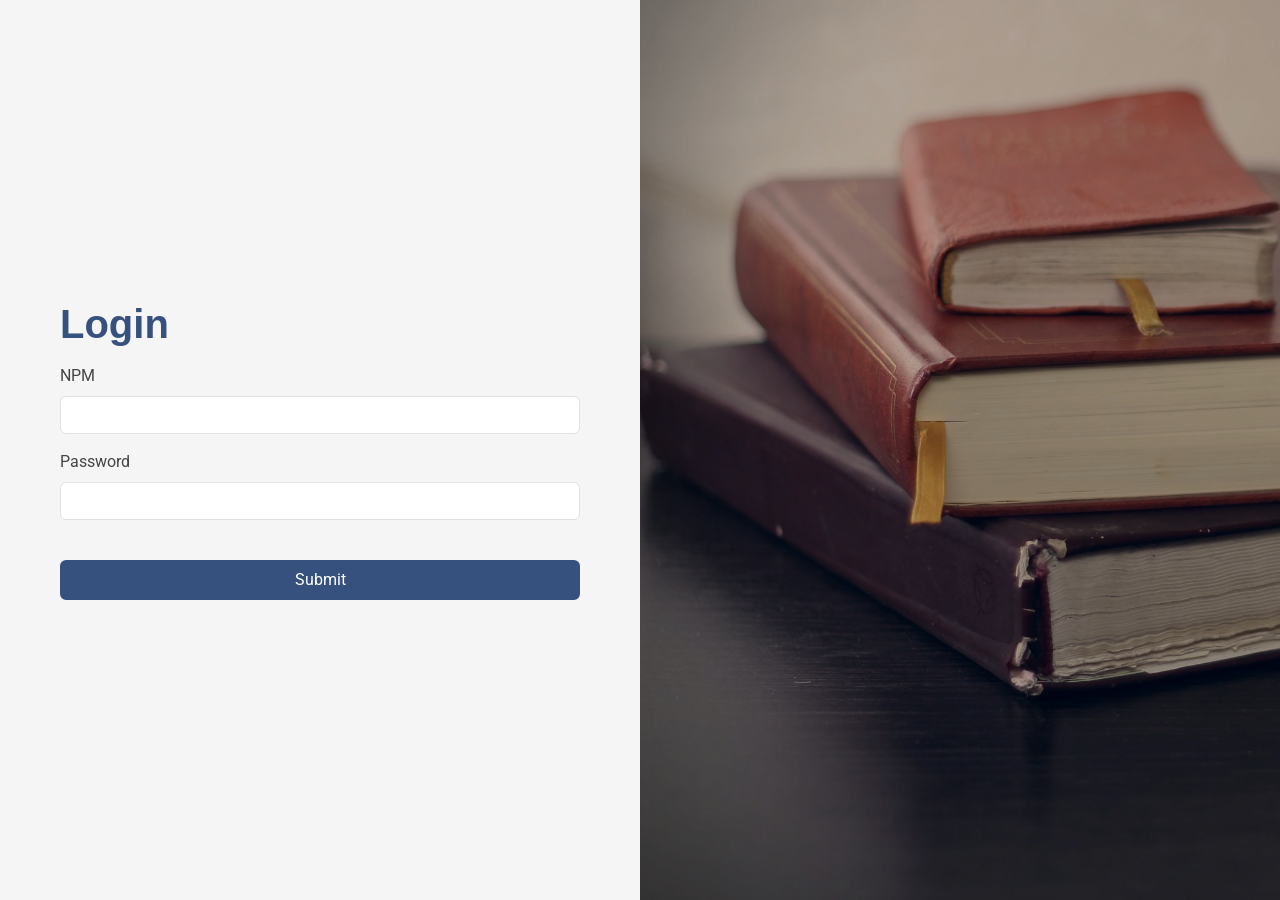
<file: pages/login.html>
<!DOCTYPE html>
<html lang="en">
  <head>
    <meta charset="utf-8" />
    <meta name="viewport" content="width=device-width, initial-scale=1" />
    <title>Login</title>
    <link
      href="https://cdn.jsdelivr.net/npm/bootstrap@5.2.2/dist/css/bootstrap.min.css"
      rel="stylesheet"
      integrity="sha384-Zenh87qX5JnK2Jl0vWa8Ck2rdkQ2Bzep5IDxbcnCeuOxjzrPF/et3URy9Bv1WTRi"
      crossorigin="anonymous"
    />
    <link rel="stylesheet" href="../css/style.css" />
  </head>
  <body>
    <!-- Login -->
    <div class="login m-auto">
      <div class="container-fluid">
        <div class="row">
          <div class="col-md-6">
            <div class="container p-5">
              <h1 class="fw-bold text-primary mb-3">Login</h1>
              <form>
                <div class="mb-3">
                  <label for="exampleInputEmail1" class="form-label">NPM</label>
                  <input
                    type="text"
                    class="form-control"
                    id="exampleInputEmail1"
                  />
                </div>
                <div class="mb-3">
                  <label for="exampleInputPassword1" class="form-label"
                    >Password</label
                  >
                  <input
                    type="password"
                    class="form-control"
                    id="exampleInputPassword1"
                  />
                </div>
                <button type="submit" class="btn btn-login w-100 mt-4">
                  Submit
                </button>
              </form>
            <!--  <h5 class="mt-3 text-black-50">
                Tidak mempunyai akun?
                <a href="./register.html" class="text-primary">Daftar</a>
              </h5>
            -->
            </div>
          </div>
          <div class="col-md-6 p-0">
            <div class="bg-login"></div>
          </div>
        </div>
      </div>
    </div>

    <script
      src="https://cdn.jsdelivr.net/npm/bootstrap@5.2.2/dist/js/bootstrap.bundle.min.js"
      integrity="sha384-OERcA2EqjJCMA+/3y+gxIOqMEjwtxJY7qPCqsdltbNJuaOe923+mo//f6V8Qbsw3"
      crossorigin="anonymous"
    ></script>
  </body>
</html>
</file>
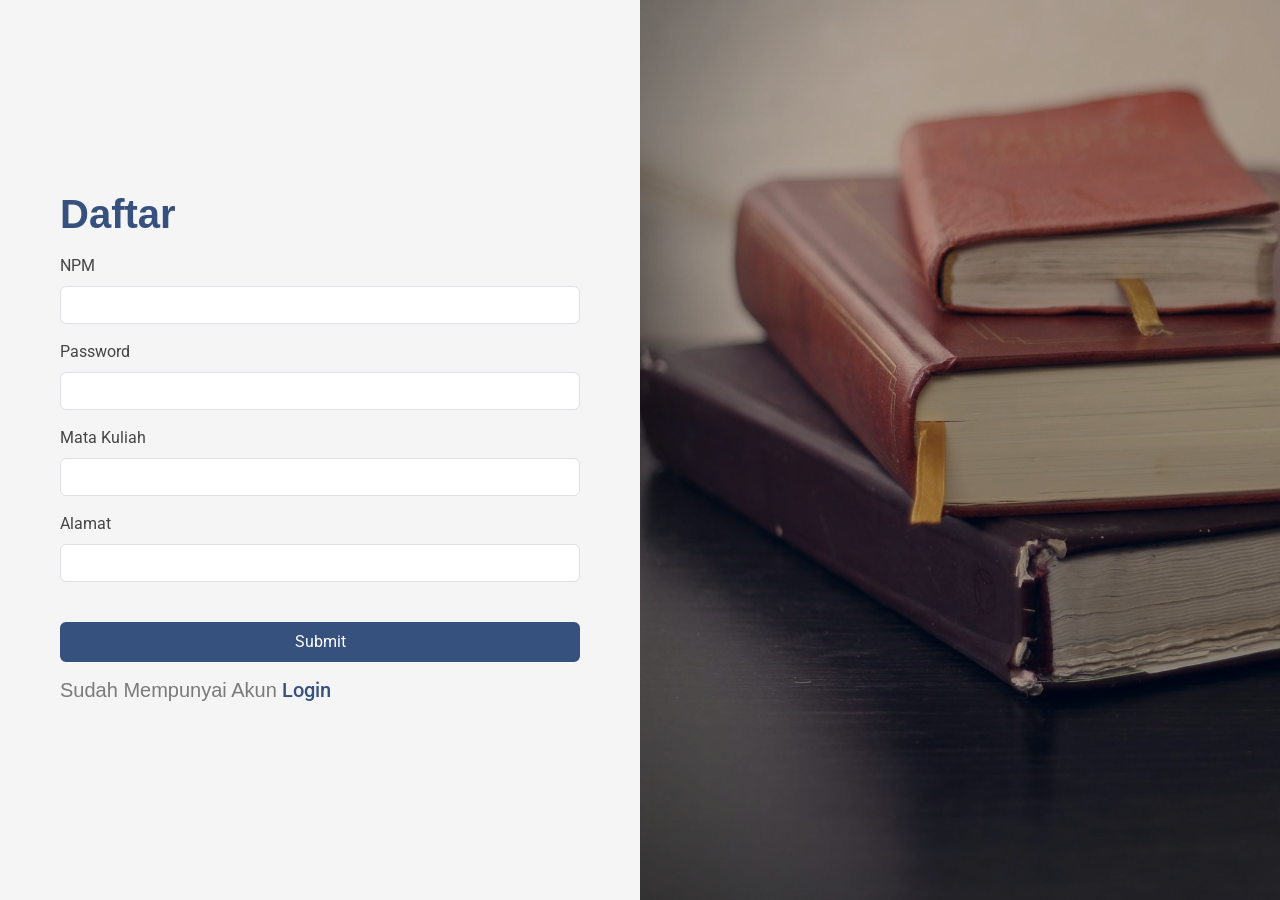
<file: pages/register.html>
<!DOCTYPE html>
<html lang="en">
  <head>
    <meta charset="utf-8" />
    <meta name="viewport" content="width=device-width, initial-scale=1" />
    <title>Daftar</title>
    <link
      href="https://cdn.jsdelivr.net/npm/bootstrap@5.2.2/dist/css/bootstrap.min.css"
      rel="stylesheet"
      integrity="sha384-Zenh87qX5JnK2Jl0vWa8Ck2rdkQ2Bzep5IDxbcnCeuOxjzrPF/et3URy9Bv1WTRi"
      crossorigin="anonymous"
    />
    <link rel="stylesheet" href="../css/style.css" />
  </head>
  <body>
    <!-- Login -->
    <div class="login m-auto">
      <div class="container-fluid">
        <div class="row">
          <div class="col-md-6">
            <div class="container p-5">
              <h1 class="fw-bold text-primary mb-3">Daftar</h1>
              <form>
                <div class="mb-3">
                  <label for="exampleInputEmail1" class="form-label">NPM</label>
                  <input
                    type="text"
                    class="form-control"
                    id="exampleInputEmail1"
                  />
                </div>
                <div class="mb-3">
                  <label for="exampleInputPassword1" class="form-label"
                    >Password</label
                  >
                  <input
                    type="password"
                    class="form-control"
                    id="exampleInputPassword1"
                  />
                </div>
                <div class="mb-3">
                  <label for="exampleInputEmail1" class="form-label"
                    >Mata Kuliah</label
                  >
                  <input
                    type="text"
                    class="form-control"
                    id="exampleInputEmail1"
                  />
                </div>
                <div class="mb-3">
                  <label for="exampleInputEmail1" class="form-label"
                    >Alamat</label
                  >
                  <input
                    type="text"
                    class="form-control"
                    id="exampleInputEmail1"
                  />
                </div>
                <button type="submit" class="btn btn-login w-100 mt-4">
                  Submit
                </button>
              </form>
              <h5 class="mt-3 text-black-50">
                Sudah Mempunyai Akun
                <a href="./login.html" class="text-primary">Login</a>
              </h5>
            </div>
          </div>
          <div class="col-md-6 p-0">
            <div class="bg-login"></div>
          </div>
        </div>
      </div>
    </div>

    <script
      src="https://cdn.jsdelivr.net/npm/bootstrap@5.2.2/dist/js/bootstrap.bundle.min.js"
      integrity="sha384-OERcA2EqjJCMA+/3y+gxIOqMEjwtxJY7qPCqsdltbNJuaOe923+mo//f6V8Qbsw3"
      crossorigin="anonymous"
    ></script>
  </body>
</html>
</file>
<file: css/style.css>
@import url("https://fonts.googleapis.com/css2?family=Roboto&display=swap");
* {
  font-family: "Roboto", sans-serif;
}

.login {
  background-color: #f5f5f5;
}
.text-primary {
  color: #37517e !important;
}
.bg-login {
  background: url('../assets/img/login.jpg');
  background-size: contain;
  background-repeat: no-repeat;
  height: 100vh;
  filter: brightness(70%);
}

.login .row {
  align-items: center;
}

.btn-login {
  background-color: #37517e;
  color: white;
  border: 2px solid #37517e;
}

.btn-login:hover {
  background-color: white;
  border: 2px solid #37517e;
}
/**
* Template Name: Arsha - v4.9.1
* Template URL: https://bootstrapmade.com/arsha-free-bootstrap-html-template-corporate/
* Author: BootstrapMade.com
* License: https://bootstrapmade.com/license/
*/

/*--------------------------------------------------------------
# General
--------------------------------------------------------------*/
body {
  font-family: "Open Sans", sans-serif;
  color: #444444;
}

a {
  color: #47b2e4;
  text-decoration: none;
}

a:hover {
  color: #73c5eb;
  text-decoration: none;
}

h1,
h2,
h3,
h4,
h5,
h6 {
  font-family: "Jost", sans-serif;
}

/*--------------------------------------------------------------
# Preloader
--------------------------------------------------------------*/
#preloader {
  position: fixed;
  top: 0;
  left: 0;
  right: 0;
  bottom: 0;
  z-index: 9999;
  overflow: hidden;
  background: #37517e;
}

#preloader:before {
  content: "";
  position: fixed;
  top: calc(50% - 30px);
  left: calc(50% - 30px);
  border: 6px solid #37517e;
  border-top-color: #fff;
  border-bottom-color: #fff;
  border-radius: 50%;
  width: 60px;
  height: 60px;
  -webkit-animation: animate-preloader 1s linear infinite;
  animation: animate-preloader 1s linear infinite;
}

@-webkit-keyframes animate-preloader {
  0% {
    transform: rotate(0deg);
  }

  100% {
    transform: rotate(360deg);
  }
}

@keyframes animate-preloader {
  0% {
    transform: rotate(0deg);
  }

  100% {
    transform: rotate(360deg);
  }
}

/*--------------------------------------------------------------
# Back to top button
--------------------------------------------------------------*/
.back-to-top {
  position: fixed;
  visibility: hidden;
  opacity: 0;
  right: 15px;
  bottom: 15px;
  z-index: 996;
  background: #47b2e4;
  width: 40px;
  height: 40px;
  border-radius: 50px;
  transition: all 0.4s;
}

.back-to-top i {
  font-size: 24px;
  color: #fff;
  line-height: 0;
}

.back-to-top:hover {
  background: #6bc1e9;
  color: #fff;
}

.back-to-top.active {
  visibility: visible;
  opacity: 1;
}

/*--------------------------------------------------------------
# Header
--------------------------------------------------------------*/
#header {
  transition: all 0.5s;
  z-index: 997;
  padding: 15px 0;
}

#header.header-scrolled,
#header.header-inner-pages {
  background: rgba(40, 58, 90, 0.9);
}

#header .logo {
  font-size: 30px;
  margin: 0;
  padding: 0;
  line-height: 1;
  font-weight: 500;
  letter-spacing: 2px;
  text-transform: uppercase;
}

#header .logo a {
  color: #fff;
}

#header .logo img {
  max-height: 40px;
}

/*--------------------------------------------------------------
# Navigation Menu
--------------------------------------------------------------*/
/**
* Desktop Navigation 
*/
.navbar {
  padding: 0;
}

.navbar ul {
  margin: 0;
  padding: 0;
  display: flex;
  list-style: none;
  align-items: center;
}

.navbar li {
  position: relative;
}

.navbar a,
.navbar a:focus {
  display: flex;
  align-items: center;
  justify-content: space-between;
  padding: 10px 0 10px 30px;
  font-size: 15px;
  font-weight: 500;
  color: #fff;
  white-space: nowrap;
  transition: 0.3s;
}

.navbar a i,
.navbar a:focus i {
  font-size: 12px;
  line-height: 0;
  margin-left: 5px;
}

.navbar a:hover,
.navbar .active,
.navbar .active:focus,
.navbar li:hover>a {
  color: #47b2e4;
}

.navbar .getstarted,
.navbar .getstarted:focus {
  padding: 8px 20px;
  margin-left: 30px;
  border-radius: 50px;
  color: #fff;
  font-size: 14px;
  border: 2px solid #47b2e4;
  font-weight: 600;
}

.navbar .getstarted:hover,
.navbar .getstarted:focus:hover {
  color: #fff;
  background: #31a9e1;
}

.navbar .dropdown ul {
  display: block;
  position: absolute;
  left: 14px;
  top: calc(100% + 30px);
  margin: 0;
  padding: 10px 0;
  z-index: 99;
  opacity: 0;
  visibility: hidden;
  background: #fff;
  box-shadow: 0px 0px 30px rgba(127, 137, 161, 0.25);
  transition: 0.3s;
  border-radius: 4px;
}

.navbar .dropdown ul li {
  min-width: 200px;
}

.navbar .dropdown ul a {
  padding: 10px 20px;
  font-size: 14px;
  text-transform: none;
  font-weight: 500;
  color: #0c3c53;
}

.navbar .dropdown ul a i {
  font-size: 12px;
}

.navbar .dropdown ul a:hover,
.navbar .dropdown ul .active:hover,
.navbar .dropdown ul li:hover>a {
  color: #47b2e4;
}

.navbar .dropdown:hover>ul {
  opacity: 1;
  top: 100%;
  visibility: visible;
}

.navbar .dropdown .dropdown ul {
  top: 0;
  left: calc(100% - 30px);
  visibility: hidden;
}

.navbar .dropdown .dropdown:hover>ul {
  opacity: 1;
  top: 0;
  left: 100%;
  visibility: visible;
}

@media (max-width: 1366px) {
  .navbar .dropdown .dropdown ul {
    left: -90%;
  }

  .navbar .dropdown .dropdown:hover>ul {
    left: -100%;
  }
}

/**
* Mobile Navigation 
*/
.mobile-nav-toggle {
  color: #fff;
  font-size: 28px;
  cursor: pointer;
  display: none;
  line-height: 0;
  transition: 0.5s;
}

.mobile-nav-toggle.bi-x {
  color: #fff;
}

@media (max-width: 991px) {
  .mobile-nav-toggle {
    display: block;
  }

  .navbar ul {
    display: none;
  }
}

.navbar-mobile {
  position: fixed;
  overflow: hidden;
  top: 0;
  right: 0;
  left: 0;
  bottom: 0;
  background: rgba(40, 58, 90, 0.9);
  transition: 0.3s;
  z-index: 999;
}

.navbar-mobile .mobile-nav-toggle {
  position: absolute;
  top: 15px;
  right: 15px;
}

.navbar-mobile ul {
  display: block;
  position: absolute;
  top: 55px;
  right: 15px;
  bottom: 15px;
  left: 15px;
  padding: 10px 0;
  border-radius: 10px;
  background-color: #fff;
  overflow-y: auto;
  transition: 0.3s;
}

.navbar-mobile a,
.navbar-mobile a:focus {
  padding: 10px 20px;
  font-size: 15px;
  color: #37517e;
}

.navbar-mobile a:hover,
.navbar-mobile .active,
.navbar-mobile li:hover>a {
  color: #47b2e4;
}

.navbar-mobile .getstarted,
.navbar-mobile .getstarted:focus {
  margin: 15px;
  color: #37517e;
}

.navbar-mobile .dropdown ul {
  position: static;
  display: none;
  margin: 10px 20px;
  padding: 10px 0;
  z-index: 99;
  opacity: 1;
  visibility: visible;
  background: #fff;
  box-shadow: 0px 0px 30px rgba(127, 137, 161, 0.25);
}

.navbar-mobile .dropdown ul li {
  min-width: 200px;
}

.navbar-mobile .dropdown ul a {
  padding: 10px 20px;
}

.navbar-mobile .dropdown ul a i {
  font-size: 12px;
}

.navbar-mobile .dropdown ul a:hover,
.navbar-mobile .dropdown ul .active:hover,
.navbar-mobile .dropdown ul li:hover>a {
  color: #47b2e4;
}

.navbar-mobile .dropdown>.dropdown-active {
  display: block;
}

/*--------------------------------------------------------------
# Hero Section
--------------------------------------------------------------*/
#hero {
  width: 100%;
  height: 100vh;
  background: #37517e;
}

#hero .container {
  padding-top: 72px;
}

#hero h1 {
  margin: 0 0 10px 0;
  font-size: 48px;
  font-weight: 700;
  line-height: 56px;
  color: #fff;
}

#hero h2 {
  color: rgba(255, 255, 255, 0.6);
  margin-bottom: 50px;
  font-size: 24px;
}

#hero .btn-get-started {
  font-family: "Jost", sans-serif;
  font-weight: 500;
  font-size: 16px;
  letter-spacing: 1px;
  display: inline-block;
  padding: 10px 28px 11px 28px;
  border-radius: 50px;
  transition: 0.5s;
  margin: 10px 0 0 0;
  color: #fff;
  background: #47b2e4;
}

#hero .btn-get-started:hover {
  background: #209dd8;
}

#hero .btn-watch-video {
  font-size: 16px;
  display: flex;
  align-items: center;
  transition: 0.5s;
  margin: 10px 0 0 25px;
  color: #fff;
  line-height: 1;
}

#hero .btn-watch-video i {
  line-height: 0;
  color: #fff;
  font-size: 32px;
  transition: 0.3s;
  margin-right: 8px;
}

#hero .btn-watch-video:hover i {
  color: #47b2e4;
}

#hero .animated {
  animation: up-down 2s ease-in-out infinite alternate-reverse both;
}

@media (max-width: 991px) {
  #hero {
    height: 100vh;
    text-align: center;
  }

  #hero .animated {
    -webkit-animation: none;
    animation: none;
  }

  #hero .hero-img {
    text-align: center;
  }

  #hero .hero-img img {
    width: 50%;
  }
}

@media (max-width: 768px) {
  #hero h1 {
    font-size: 28px;
    line-height: 36px;
  }

  #hero h2 {
    font-size: 18px;
    line-height: 24px;
    margin-bottom: 30px;
  }

  #hero .hero-img img {
    width: 70%;
  }
}

@media (max-width: 575px) {
  #hero .hero-img img {
    width: 80%;
  }

  #hero .btn-get-started {
    font-size: 16px;
    padding: 10px 24px 11px 24px;
  }
}

@-webkit-keyframes up-down {
  0% {
    transform: translateY(10px);
  }

  100% {
    transform: translateY(-10px);
  }
}

@keyframes up-down {
  0% {
    transform: translateY(10px);
  }

  100% {
    transform: translateY(-10px);
  }
}

/*--------------------------------------------------------------
# Sections General
--------------------------------------------------------------*/
section {
  padding: 60px 0;
  overflow: hidden;
}

.section-bg {
  background-color: #f3f5fa;
}

.section-title {
  text-align: center;
  padding-bottom: 30px;
}

.section-title h2 {
  font-size: 32px;
  font-weight: bold;
  text-transform: uppercase;
  margin-bottom: 20px;
  padding-bottom: 20px;
  position: relative;
  color: #37517e;
}

.section-title h2::before {
  content: "";
  position: absolute;
  display: block;
  width: 120px;
  height: 1px;
  background: #ddd;
  bottom: 1px;
  left: calc(50% - 60px);
}

.section-title h2::after {
  content: "";
  position: absolute;
  display: block;
  width: 40px;
  height: 3px;
  background: #47b2e4;
  bottom: 0;
  left: calc(50% - 20px);
}

.section-title p {
  margin-bottom: 0;
}

/*--------------------------------------------------------------
# Clients
--------------------------------------------------------------*/
.clients {
  padding: 12px 0;
  text-align: center;
}

.clients img {
  max-width: 45%;
  transition: all 0.4s ease-in-out;
  display: inline-block;
  padding: 15px 0;
  filter: grayscale(100);
}

.clients img:hover {
  filter: none;
  transform: scale(1.1);
}

@media (max-width: 768px) {
  .clients img {
    max-width: 40%;
  }
}

/*--------------------------------------------------------------
# About Us
--------------------------------------------------------------*/
.about .content h3 {
  font-weight: 600;
  font-size: 26px;
}

.about .content ul {
  list-style: none;
  padding: 0;
}

.about .content ul li {
  padding-left: 28px;
  position: relative;
}

.about .content ul li+li {
  margin-top: 10px;
}

.about .content ul i {
  position: absolute;
  left: 0;
  top: 2px;
  font-size: 20px;
  color: #47b2e4;
  line-height: 1;
}

.about .content p:last-child {
  margin-bottom: 0;
}

.about .content .btn-learn-more {
  font-family: "Poppins", sans-serif;
  font-weight: 500;
  font-size: 14px;
  letter-spacing: 1px;
  display: inline-block;
  padding: 12px 32px;
  border-radius: 4px;
  transition: 0.3s;
  line-height: 1;
  color: #47b2e4;
  -webkit-animation-delay: 0.8s;
  animation-delay: 0.8s;
  margin-top: 6px;
  border: 2px solid #47b2e4;
}

.about .content .btn-learn-more:hover {
  background: #47b2e4;
  color: #fff;
  text-decoration: none;
}

/*--------------------------------------------------------------
# Why Us
--------------------------------------------------------------*/
.why-us .content {
  padding: 60px 100px 0 100px;
}

.why-us .content h3 {
  font-weight: 400;
  font-size: 34px;
  color: #37517e;
}

.why-us .content h4 {
  font-size: 20px;
  font-weight: 700;
  margin-top: 5px;
}

.why-us .content p {
  font-size: 15px;
  color: #848484;
}

.why-us .img {
  background-size: contain;
  background-repeat: no-repeat;
  background-position: center center;
}

.why-us .accordion-list {
  padding: 0 100px 60px 100px;
}

.why-us .accordion-list ul {
  padding: 0;
  list-style: none;
}

.why-us .accordion-list li+li {
  margin-top: 15px;
}

.why-us .accordion-list li {
  padding: 20px;
  background: #fff;
  border-radius: 4px;
}

.why-us .accordion-list a {
  display: block;
  position: relative;
  font-family: "Poppins", sans-serif;
  font-size: 16px;
  line-height: 24px;
  font-weight: 500;
  padding-right: 30px;
  outline: none;
  cursor: pointer;
}

.why-us .accordion-list span {
  color: #47b2e4;
  font-weight: 600;
  font-size: 18px;
  padding-right: 10px;
}

.why-us .accordion-list i {
  font-size: 24px;
  position: absolute;
  right: 0;
  top: 0;
}

.why-us .accordion-list p {
  margin-bottom: 0;
  padding: 10px 0 0 0;
}

.why-us .accordion-list .icon-show {
  display: none;
}

.why-us .accordion-list a.collapsed {
  color: #343a40;
}

.why-us .accordion-list a.collapsed:hover {
  color: #47b2e4;
}

.why-us .accordion-list a.collapsed .icon-show {
  display: inline-block;
}

.why-us .accordion-list a.collapsed .icon-close {
  display: none;
}

@media (max-width: 1024px) {

  .why-us .content,
  .why-us .accordion-list {
    padding-left: 0;
    padding-right: 0;
  }
}

@media (max-width: 992px) {
  .why-us .img {
    min-height: 400px;
  }

  .why-us .content {
    padding-top: 30px;
  }

  .why-us .accordion-list {
    padding-bottom: 30px;
  }
}

@media (max-width: 575px) {
  .why-us .img {
    min-height: 200px;
  }
}

/*--------------------------------------------------------------
# Skills
--------------------------------------------------------------*/
.skills .content h3 {
  font-weight: 700;
  font-size: 32px;
  color: #37517e;
  font-family: "Poppins", sans-serif;
}

.skills .content ul {
  list-style: none;
  padding: 0;
}

.skills .content ul li {
  padding-bottom: 10px;
}

.skills .content ul i {
  font-size: 20px;
  padding-right: 4px;
  color: #47b2e4;
}

.skills .content p:last-child {
  margin-bottom: 0;
}

.skills .progress {
  height: 60px;
  display: block;
  background: none;
  border-radius: 0;
}

.skills .progress .skill {
  padding: 0;
  margin: 0 0 6px 0;
  text-transform: uppercase;
  display: block;
  font-weight: 600;
  font-family: "Poppins", sans-serif;
  color: #37517e;
}

.skills .progress .skill .val {
  float: right;
  font-style: normal;
}

.skills .progress-bar-wrap {
  background: #e8edf5;
  height: 10px;
}

.skills .progress-bar {
  width: 1px;
  height: 10px;
  transition: 0.9s;
  background-color: #4668a2;
}

/*--------------------------------------------------------------
# Services
--------------------------------------------------------------*/
.services .icon-box {
  box-shadow: 0px 0 25px 0 rgba(0, 0, 0, 0.1);
  padding: 50px 30px;
  transition: all ease-in-out 0.4s;
  background: #fff;
}

.services .icon-box .icon {
  margin-bottom: 10px;
}

.services .icon-box .icon i {
  color: #47b2e4;
  font-size: 36px;
  transition: 0.3s;
}

.services .icon-box h4 {
  font-weight: 500;
  margin-bottom: 15px;
  font-size: 24px;
}

.services .icon-box h4 a {
  color: #37517e;
  transition: ease-in-out 0.3s;
}

.services .icon-box p {
  line-height: 24px;
  font-size: 14px;
  margin-bottom: 0;
}

.services .icon-box:hover {
  transform: translateY(-10px);
}

.services .icon-box:hover h4 a {
  color: #47b2e4;
}

/*--------------------------------------------------------------
# Cta
--------------------------------------------------------------*/
.cta {
  background: linear-gradient(rgba(40, 58, 90, 0.9), rgba(40, 58, 90, 0.9)), url("../img/cta-bg.jpg") fixed center center;
  background-size: cover;
  padding: 120px 0;
}

.cta h3 {
  color: #fff;
  font-size: 28px;
  font-weight: 700;
}

.cta p {
  color: #fff;
}

.cta .cta-btn {
  font-family: "Jost", sans-serif;
  font-weight: 500;
  font-size: 16px;
  letter-spacing: 1px;
  display: inline-block;
  padding: 12px 40px;
  border-radius: 50px;
  transition: 0.5s;
  margin: 10px;
  border: 2px solid #fff;
  color: #fff;
}

.cta .cta-btn:hover {
  background: #47b2e4;
  border: 2px solid #47b2e4;
}

@media (max-width: 1024px) {
  .cta {
    background-attachment: scroll;
  }
}

@media (min-width: 769px) {
  .cta .cta-btn-container {
    display: flex;
    align-items: center;
    justify-content: flex-end;
  }
}

/*--------------------------------------------------------------
# Portfolio
--------------------------------------------------------------*/
.portfolio #portfolio-flters {
  list-style: none;
  margin-bottom: 20px;
}

.portfolio #portfolio-flters li {
  cursor: pointer;
  display: inline-block;
  margin: 10px 5px;
  font-size: 15px;
  font-weight: 500;
  line-height: 1;
  color: #444444;
  transition: all 0.3s;
  padding: 8px 20px;
  border-radius: 50px;
  font-family: "Poppins", sans-serif;
}

.portfolio #portfolio-flters li:hover,
.portfolio #portfolio-flters li.filter-active {
  background: #47b2e4;
  color: #fff;
}

.portfolio .portfolio-item {
  margin-bottom: 30px;
}

.portfolio .portfolio-item .portfolio-img {
  overflow: hidden;
}

.portfolio .portfolio-item .portfolio-img img {
  transition: all 0.6s;
}

.portfolio .portfolio-item .portfolio-info {
  opacity: 0;
  position: absolute;
  left: 15px;
  bottom: 0;
  z-index: 3;
  right: 15px;
  transition: all 0.3s;
  background: rgba(55, 81, 126, 0.8);
  padding: 10px 15px;
}

.portfolio .portfolio-item .portfolio-info h4 {
  font-size: 18px;
  color: #fff;
  font-weight: 600;
  color: #fff;
  margin-bottom: 0px;
}

.portfolio .portfolio-item .portfolio-info p {
  color: #f9fcfe;
  font-size: 14px;
  margin-bottom: 0;
}

.portfolio .portfolio-item .portfolio-info .preview-link,
.portfolio .portfolio-item .portfolio-info .details-link {
  position: absolute;
  right: 40px;
  font-size: 24px;
  top: calc(50% - 18px);
  color: #fff;
  transition: 0.3s;
}

.portfolio .portfolio-item .portfolio-info .preview-link:hover,
.portfolio .portfolio-item .portfolio-info .details-link:hover {
  color: #47b2e4;
}

.portfolio .portfolio-item .portfolio-info .details-link {
  right: 10px;
}

.portfolio .portfolio-item:hover .portfolio-img img {
  transform: scale(1.15);
}

.portfolio .portfolio-item:hover .portfolio-info {
  opacity: 1;
}

/*--------------------------------------------------------------
# Portfolio Details
--------------------------------------------------------------*/
.portfolio-details {
  padding-top: 40px;
}

.portfolio-details .portfolio-details-slider img {
  width: 100%;
}

.portfolio-details .portfolio-details-slider .swiper-pagination {
  margin-top: 20px;
  position: relative;
}

.portfolio-details .portfolio-details-slider .swiper-pagination .swiper-pagination-bullet {
  width: 12px;
  height: 12px;
  background-color: #fff;
  opacity: 1;
  border: 1px solid #47b2e4;
}

.portfolio-details .portfolio-details-slider .swiper-pagination .swiper-pagination-bullet-active {
  background-color: #47b2e4;
}

.portfolio-details .portfolio-info {
  padding: 30px;
  box-shadow: 0px 0 30px rgba(55, 81, 126, 0.08);
}

.portfolio-details .portfolio-info h3 {
  font-size: 22px;
  font-weight: 700;
  margin-bottom: 20px;
  padding-bottom: 20px;
  border-bottom: 1px solid #eee;
}

.portfolio-details .portfolio-info ul {
  list-style: none;
  padding: 0;
  font-size: 15px;
}

.portfolio-details .portfolio-info ul li+li {
  margin-top: 10px;
}

.portfolio-details .portfolio-description {
  padding-top: 30px;
}

.portfolio-details .portfolio-description h2 {
  font-size: 26px;
  font-weight: 700;
  margin-bottom: 20px;
}

.portfolio-details .portfolio-description p {
  padding: 0;
}

/*--------------------------------------------------------------
# Team
--------------------------------------------------------------*/
.team .member {
  position: relative;
  box-shadow: 0px 2px 15px rgba(0, 0, 0, 0.1);
  padding: 30px;
  border-radius: 5px;
  background: #fff;
  transition: 0.5s;
}

.team .member .pic {
  overflow: hidden;
  width: 180px;
  border-radius: 50%;
}

.team .member .pic img {
  transition: ease-in-out 0.3s;
}

.team .member:hover {
  transform: translateY(-10px);
}

.team .member .member-info {
  padding-left: 30px;
}

.team .member h4 {
  font-weight: 700;
  margin-bottom: 5px;
  font-size: 20px;
  color: #37517e;
}

.team .member span {
  display: block;
  font-size: 15px;
  padding-bottom: 10px;
  position: relative;
  font-weight: 500;
}

.team .member span::after {
  content: "";
  position: absolute;
  display: block;
  width: 50px;
  height: 1px;
  background: #cbd6e9;
  bottom: 0;
  left: 0;
}

.team .member p {
  margin: 10px 0 0 0;
  font-size: 14px;
}

.team .member .social {
  margin-top: 12px;
  display: flex;
  align-items: center;
  justify-content: flex-start;
}

.team .member .social a {
  transition: ease-in-out 0.3s;
  display: flex;
  align-items: center;
  justify-content: center;
  border-radius: 50px;
  width: 32px;
  height: 32px;
  background: #eff2f8;
}

.team .member .social a i {
  color: #37517e;
  font-size: 16px;
  margin: 0 2px;
}

.team .member .social a:hover {
  background: #47b2e4;
}

.team .member .social a:hover i {
  color: #fff;
}

.team .member .social a+a {
  margin-left: 8px;
}

/*--------------------------------------------------------------
# Pricing
--------------------------------------------------------------*/
.pricing .row {
  padding-top: 40px;
}

.pricing .box {
  padding: 60px 40px;
  box-shadow: 0 3px 20px -2px rgba(20, 45, 100, 0.1);
  background: #fff;
  height: 100%;
  border-top: 4px solid #fff;
  border-radius: 5px;
}

.pricing h3 {
  font-weight: 500;
  margin-bottom: 15px;
  font-size: 20px;
  color: #37517e;
}

.pricing h4 {
  font-size: 48px;
  color: #37517e;
  font-weight: 400;
  font-family: "Jost", sans-serif;
  margin-bottom: 25px;
}

.pricing h4 sup {
  font-size: 28px;
}

.pricing h4 span {
  color: #47b2e4;
  font-size: 18px;
  display: block;
}

.pricing ul {
  padding: 20px 0;
  list-style: none;
  color: #999;
  text-align: left;
  line-height: 20px;
}

.pricing ul li {
  padding: 10px 0 10px 30px;
  position: relative;
}

.pricing ul i {
  color: #28a745;
  font-size: 24px;
  position: absolute;
  left: 0;
  top: 6px;
}

.pricing ul .na {
  color: #ccc;
}

.pricing ul .na i {
  color: #ccc;
}

.pricing ul .na span {
  text-decoration: line-through;
}

.pricing .buy-btn {
  display: inline-block;
  padding: 12px 35px;
  border-radius: 50px;
  color: #47b2e4;
  transition: none;
  font-size: 16px;
  font-weight: 500;
  font-family: "Jost", sans-serif;
  transition: 0.3s;
  border: 1px solid #47b2e4;
}

.pricing .buy-btn:hover {
  background: #47b2e4;
  color: #fff;
}

.pricing .featured {
  border-top-color: #47b2e4;
}

.pricing .featured .buy-btn {
  background: #47b2e4;
  color: #fff;
}

.pricing .featured .buy-btn:hover {
  background: #23a3df;
}

@media (max-width: 992px) {
  .pricing .box {
    max-width: 60%;
    margin: 0 auto 30px auto;
  }
}

@media (max-width: 767px) {
  .pricing .box {
    max-width: 80%;
    margin: 0 auto 30px auto;
  }
}

@media (max-width: 420px) {
  .pricing .box {
    max-width: 100%;
    margin: 0 auto 30px auto;
  }
}

/*--------------------------------------------------------------
# Frequently Asked Questions
--------------------------------------------------------------*/
.faq .faq-list {
  padding: 0 100px;
}

.faq .faq-list ul {
  padding: 0;
  list-style: none;
}

.faq .faq-list li+li {
  margin-top: 15px;
}

.faq .faq-list li {
  padding: 20px;
  background: #fff;
  border-radius: 4px;
  position: relative;
}

.faq .faq-list a {
  display: block;
  position: relative;
  font-family: "Poppins", sans-serif;
  font-size: 16px;
  line-height: 24px;
  font-weight: 500;
  padding: 0 30px;
  outline: none;
  cursor: pointer;
}

.faq .faq-list .icon-help {
  font-size: 24px;
  position: absolute;
  right: 0;
  left: 20px;
  color: #47b2e4;
}

.faq .faq-list .icon-show,
.faq .faq-list .icon-close {
  font-size: 24px;
  position: absolute;
  right: 0;
  top: 0;
}

.faq .faq-list p {
  margin-bottom: 0;
  padding: 10px 0 0 0;
}

.faq .faq-list .icon-show {
  display: none;
}

.faq .faq-list a.collapsed {
  color: #37517e;
  transition: 0.3s;
}

.faq .faq-list a.collapsed:hover {
  color: #47b2e4;
}

.faq .faq-list a.collapsed .icon-show {
  display: inline-block;
}

.faq .faq-list a.collapsed .icon-close {
  display: none;
}

@media (max-width: 1200px) {
  .faq .faq-list {
    padding: 0;
  }
}

/*--------------------------------------------------------------
# Contact
--------------------------------------------------------------*/
.contact .info {
  border-top: 3px solid #47b2e4;
  border-bottom: 3px solid #47b2e4;
  padding: 30px;
  background: #fff;
  width: 100%;
  box-shadow: 0 0 24px 0 rgba(0, 0, 0, 0.1);
}

.contact .info i {
  font-size: 20px;
  color: #47b2e4;
  float: left;
  width: 44px;
  height: 44px;
  background: #e7f5fb;
  display: flex;
  justify-content: center;
  align-items: center;
  border-radius: 50px;
  transition: all 0.3s ease-in-out;
}

.contact .info h4 {
  padding: 0 0 0 60px;
  font-size: 22px;
  font-weight: 600;
  margin-bottom: 5px;
  color: #37517e;
}

.contact .info p {
  padding: 0 0 10px 60px;
  margin-bottom: 20px;
  font-size: 14px;
  color: #6182ba;
}

.contact .info .email p {
  padding-top: 5px;
}

.contact .info .social-links {
  padding-left: 60px;
}

.contact .info .social-links a {
  font-size: 18px;
  display: inline-block;
  background: #333;
  color: #fff;
  line-height: 1;
  padding: 8px 0;
  border-radius: 50%;
  text-align: center;
  width: 36px;
  height: 36px;
  transition: 0.3s;
  margin-right: 10px;
}

.contact .info .social-links a:hover {
  background: #47b2e4;
  color: #fff;
}

.contact .info .email:hover i,
.contact .info .address:hover i,
.contact .info .phone:hover i {
  background: #47b2e4;
  color: #fff;
}

.contact .php-email-form {
  width: 100%;
  border-top: 3px solid #47b2e4;
  border-bottom: 3px solid #47b2e4;
  padding: 30px;
  background: #fff;
  box-shadow: 0 0 24px 0 rgba(0, 0, 0, 0.12);
}

.contact .php-email-form .form-group {
  padding-bottom: 8px;
}

.contact .php-email-form .validate {
  display: none;
  color: red;
  margin: 0 0 15px 0;
  font-weight: 400;
  font-size: 13px;
}

.contact .php-email-form .error-message {
  display: none;
  color: #fff;
  background: #ed3c0d;
  text-align: left;
  padding: 15px;
  font-weight: 600;
}

.contact .php-email-form .error-message br+br {
  margin-top: 25px;
}

.contact .php-email-form .sent-message {
  display: none;
  color: #fff;
  background: #18d26e;
  text-align: center;
  padding: 15px;
  font-weight: 600;
}

.contact .php-email-form .loading {
  display: none;
  background: #fff;
  text-align: center;
  padding: 15px;
}

.contact .php-email-form .loading:before {
  content: "";
  display: inline-block;
  border-radius: 50%;
  width: 24px;
  height: 24px;
  margin: 0 10px -6px 0;
  border: 3px solid #18d26e;
  border-top-color: #eee;
  -webkit-animation: animate-loading 1s linear infinite;
  animation: animate-loading 1s linear infinite;
}

.contact .php-email-form .form-group {
  margin-bottom: 20px;
}

.contact .php-email-form label {
  padding-bottom: 8px;
}

.contact .php-email-form input,
.contact .php-email-form textarea {
  border-radius: 0;
  box-shadow: none;
  font-size: 14px;
  border-radius: 4px;
}

.contact .php-email-form input:focus,
.contact .php-email-form textarea:focus {
  border-color: #47b2e4;
}

.contact .php-email-form input {
  height: 44px;
}

.contact .php-email-form textarea {
  padding: 10px 12px;
}

.contact .php-email-form button[type=submit] {
  background: #47b2e4;
  border: 0;
  padding: 12px 34px;
  color: #fff;
  transition: 0.4s;
  border-radius: 50px;
}

.contact .php-email-form button[type=submit]:hover {
  background: #209dd8;
}

@-webkit-keyframes animate-loading {
  0% {
    transform: rotate(0deg);
  }

  100% {
    transform: rotate(360deg);
  }
}

@keyframes animate-loading {
  0% {
    transform: rotate(0deg);
  }

  100% {
    transform: rotate(360deg);
  }
}

/*--------------------------------------------------------------
# Breadcrumbs
--------------------------------------------------------------*/
.breadcrumbs {
  padding: 15px 0;
  background: #f3f5fa;
  min-height: 40px;
  margin-top: 72px;
}

@media (max-width: 992px) {
  .breadcrumbs {
    margin-top: 68px;
  }
}

.breadcrumbs h2 {
  font-size: 28px;
  font-weight: 600;
  color: #37517e;
}

.breadcrumbs ol {
  display: flex;
  flex-wrap: wrap;
  list-style: none;
  padding: 0 0 10px 0;
  margin: 0;
  font-size: 14px;
}

.breadcrumbs ol li+li {
  padding-left: 10px;
}

.breadcrumbs ol li+li::before {
  display: inline-block;
  padding-right: 10px;
  color: #4668a2;
  content: "/";
}

/*--------------------------------------------------------------
# Footer
--------------------------------------------------------------*/
#footer {
  font-size: 14px;
  background: #37517e;
}

@import url("https://fonts.googleapis.com/css2?family=Roboto&display=swap");
* {
  font-family: "Roboto", sans-serif;
}

.login {
  background-color: #f5f5f5;
}
.text-primary {
  color: #37517e !important;
}
.bg-login {
  background: url(../img/bg-login.jpg);
  background-size: cover;
  background-repeat: no-repeat;
  height: 100vh;
  filter: brightness(70%);
}

.login .row {
  align-items: center;
}

.btn-login {
  background-color: #37517e;
  color: white;
  border: 2px solid #37517e;
}

.btn-login:hover {
  background-color: white;
  border: 2px solid #37517e;
}
/**
* Template Name: Arsha - v4.9.1
* Template URL: https://bootstrapmade.com/arsha-free-bootstrap-html-template-corporate/
* Author: BootstrapMade.com
* License: https://bootstrapmade.com/license/
*/

/*--------------------------------------------------------------
# General
--------------------------------------------------------------*/
body {
  font-family: "Open Sans", sans-serif;
  color: #444444;
}

a {
  color: #47b2e4;
  text-decoration: none;
}

a:hover {
  color: #73c5eb;
  text-decoration: none;
}

h1,
h2,
h3,
h4,
h5,
h6 {
  font-family: "Jost", sans-serif;
}

/*--------------------------------------------------------------
# Preloader
--------------------------------------------------------------*/
#preloader {
  position: fixed;
  top: 0;
  left: 0;
  right: 0;
  bottom: 0;
  z-index: 9999;
  overflow: hidden;
  background: #37517e;
}

#preloader:before {
  content: "";
  position: fixed;
  top: calc(50% - 30px);
  left: calc(50% - 30px);
  border: 6px solid #37517e;
  border-top-color: #fff;
  border-bottom-color: #fff;
  border-radius: 50%;
  width: 60px;
  height: 60px;
  -webkit-animation: animate-preloader 1s linear infinite;
  animation: animate-preloader 1s linear infinite;
}

@-webkit-keyframes animate-preloader {
  0% {
    transform: rotate(0deg);
  }

  100% {
    transform: rotate(360deg);
  }
}

@keyframes animate-preloader {
  0% {
    transform: rotate(0deg);
  }

  100% {
    transform: rotate(360deg);
  }
}

/*--------------------------------------------------------------
# Back to top button
--------------------------------------------------------------*/
.back-to-top {
  position: fixed;
  visibility: hidden;
  opacity: 0;
  right: 15px;
  bottom: 15px;
  z-index: 996;
  background: #47b2e4;
  width: 40px;
  height: 40px;
  border-radius: 50px;
  transition: all 0.4s;
}

.back-to-top i {
  font-size: 24px;
  color: #fff;
  line-height: 0;
}

.back-to-top:hover {
  background: #6bc1e9;
  color: #fff;
}

.back-to-top.active {
  visibility: visible;
  opacity: 1;
}

/*--------------------------------------------------------------
# Header
--------------------------------------------------------------*/
#header {
  transition: all 0.5s;
  z-index: 997;
  padding: 15px 0;
}

#header.header-scrolled,
#header.header-inner-pages {
  background: rgba(40, 58, 90, 0.9);
}

#header .logo {
  font-size: 30px;
  margin: 0;
  padding: 0;
  line-height: 1;
  font-weight: 500;
  letter-spacing: 2px;
  text-transform: uppercase;
}

#header .logo a {
  color: #fff;
}

#header .logo img {
  max-height: 40px;
}

/*--------------------------------------------------------------
# Navigation Menu
--------------------------------------------------------------*/
/**
* Desktop Navigation 
*/
.navbar {
  padding: 0;
}

.navbar ul {
  margin: 0;
  padding: 0;
  display: flex;
  list-style: none;
  align-items: center;
}

.navbar li {
  position: relative;
}

.navbar a,
.navbar a:focus {
  display: flex;
  align-items: center;
  justify-content: space-between;
  padding: 10px 0 10px 30px;
  font-size: 15px;
  font-weight: 500;
  color: #fff;
  white-space: nowrap;
  transition: 0.3s;
}

.navbar a i,
.navbar a:focus i {
  font-size: 12px;
  line-height: 0;
  margin-left: 5px;
}

.navbar a:hover,
.navbar .active,
.navbar .active:focus,
.navbar li:hover>a {
  color: #47b2e4;
}

.navbar .getstarted,
.navbar .getstarted:focus {
  padding: 8px 20px;
  margin-left: 30px;
  border-radius: 50px;
  color: #fff;
  font-size: 14px;
  border: 2px solid #47b2e4;
  font-weight: 600;
}

.navbar .getstarted:hover,
.navbar .getstarted:focus:hover {
  color: #fff;
  background: #31a9e1;
}

.navbar .dropdown ul {
  display: block;
  position: absolute;
  left: 14px;
  top: calc(100% + 30px);
  margin: 0;
  padding: 10px 0;
  z-index: 99;
  opacity: 0;
  visibility: hidden;
  background: #fff;
  box-shadow: 0px 0px 30px rgba(127, 137, 161, 0.25);
  transition: 0.3s;
  border-radius: 4px;
}

.navbar .dropdown ul li {
  min-width: 200px;
}

.navbar .dropdown ul a {
  padding: 10px 20px;
  font-size: 14px;
  text-transform: none;
  font-weight: 500;
  color: #0c3c53;
}

.navbar .dropdown ul a i {
  font-size: 12px;
}

.navbar .dropdown ul a:hover,
.navbar .dropdown ul .active:hover,
.navbar .dropdown ul li:hover>a {
  color: #47b2e4;
}

.navbar .dropdown:hover>ul {
  opacity: 1;
  top: 100%;
  visibility: visible;
}

.navbar .dropdown .dropdown ul {
  top: 0;
  left: calc(100% - 30px);
  visibility: hidden;
}

.navbar .dropdown .dropdown:hover>ul {
  opacity: 1;
  top: 0;
  left: 100%;
  visibility: visible;
}

@media (max-width: 1366px) {
  .navbar .dropdown .dropdown ul {
    left: -90%;
  }

  .navbar .dropdown .dropdown:hover>ul {
    left: -100%;
  }
}

/**
* Mobile Navigation 
*/
.mobile-nav-toggle {
  color: #fff;
  font-size: 28px;
  cursor: pointer;
  display: none;
  line-height: 0;
  transition: 0.5s;
}

.mobile-nav-toggle.bi-x {
  color: #fff;
}

@media (max-width: 991px) {
  .mobile-nav-toggle {
    display: block;
  }

  .navbar ul {
    display: none;
  }
}

.navbar-mobile {
  position: fixed;
  overflow: hidden;
  top: 0;
  right: 0;
  left: 0;
  bottom: 0;
  background: rgba(40, 58, 90, 0.9);
  transition: 0.3s;
  z-index: 999;
}

.navbar-mobile .mobile-nav-toggle {
  position: absolute;
  top: 15px;
  right: 15px;
}

.navbar-mobile ul {
  display: block;
  position: absolute;
  top: 55px;
  right: 15px;
  bottom: 15px;
  left: 15px;
  padding: 10px 0;
  border-radius: 10px;
  background-color: #fff;
  overflow-y: auto;
  transition: 0.3s;
}

.navbar-mobile a,
.navbar-mobile a:focus {
  padding: 10px 20px;
  font-size: 15px;
  color: #37517e;
}

.navbar-mobile a:hover,
.navbar-mobile .active,
.navbar-mobile li:hover>a {
  color: #47b2e4;
}

.navbar-mobile .getstarted,
.navbar-mobile .getstarted:focus {
  margin: 15px;
  color: #37517e;
}

.navbar-mobile .dropdown ul {
  position: static;
  display: none;
  margin: 10px 20px;
  padding: 10px 0;
  z-index: 99;
  opacity: 1;
  visibility: visible;
  background: #fff;
  box-shadow: 0px 0px 30px rgba(127, 137, 161, 0.25);
}

.navbar-mobile .dropdown ul li {
  min-width: 200px;
}

.navbar-mobile .dropdown ul a {
  padding: 10px 20px;
}

.navbar-mobile .dropdown ul a i {
  font-size: 12px;
}

.navbar-mobile .dropdown ul a:hover,
.navbar-mobile .dropdown ul .active:hover,
.navbar-mobile .dropdown ul li:hover>a {
  color: #47b2e4;
}

.navbar-mobile .dropdown>.dropdown-active {
  display: block;
}

/*--------------------------------------------------------------
# Hero Section
--------------------------------------------------------------*/
#hero {
  width: 100%;
  height: 100vh;
  background: #37517e;
}

#hero .container {
  padding-top: 72px;
}

#hero h1 {
  margin: 0 0 10px 0;
  font-size: 48px;
  font-weight: 700;
  line-height: 56px;
  color: #fff;
}

#hero h2 {
  color: rgba(255, 255, 255, 0.6);
  margin-bottom: 50px;
  font-size: 24px;
}

#hero .btn-get-started {
  font-family: "Jost", sans-serif;
  font-weight: 500;
  font-size: 16px;
  letter-spacing: 1px;
  display: inline-block;
  padding: 10px 28px 11px 28px;
  border-radius: 50px;
  transition: 0.5s;
  margin: 10px 0 0 0;
  color: #fff;
  background: #47b2e4;
}

#hero .btn-get-started:hover {
  background: #209dd8;
}

#hero .btn-watch-video {
  font-size: 16px;
  display: flex;
  align-items: center;
  transition: 0.5s;
  margin: 10px 0 0 25px;
  color: #fff;
  line-height: 1;
}

#hero .btn-watch-video i {
  line-height: 0;
  color: #fff;
  font-size: 32px;
  transition: 0.3s;
  margin-right: 8px;
}

#hero .btn-watch-video:hover i {
  color: #47b2e4;
}

#hero .animated {
  animation: up-down 2s ease-in-out infinite alternate-reverse both;
}

@media (max-width: 991px) {
  #hero {
    height: 100vh;
    text-align: center;
  }

  #hero .animated {
    -webkit-animation: none;
    animation: none;
  }

  #hero .hero-img {
    text-align: center;
  }

  #hero .hero-img img {
    width: 50%;
  }
}

@media (max-width: 768px) {
  #hero h1 {
    font-size: 28px;
    line-height: 36px;
  }

  #hero h2 {
    font-size: 18px;
    line-height: 24px;
    margin-bottom: 30px;
  }

  #hero .hero-img img {
    width: 70%;
  }
}

@media (max-width: 575px) {
  #hero .hero-img img {
    width: 80%;
  }

  #hero .btn-get-started {
    font-size: 16px;
    padding: 10px 24px 11px 24px;
  }
}

@-webkit-keyframes up-down {
  0% {
    transform: translateY(10px);
  }

  100% {
    transform: translateY(-10px);
  }
}

@keyframes up-down {
  0% {
    transform: translateY(10px);
  }

  100% {
    transform: translateY(-10px);
  }
}

/*--------------------------------------------------------------
# Sections General
--------------------------------------------------------------*/
section {
  padding: 60px 0;
  overflow: hidden;
}

.section-bg {
  background-color: #f3f5fa;
}

.section-title {
  text-align: center;
  padding-bottom: 30px;
}

.section-title h2 {
  font-size: 32px;
  font-weight: bold;
  text-transform: uppercase;
  margin-bottom: 20px;
  padding-bottom: 20px;
  position: relative;
  color: #37517e;
}

.section-title h2::before {
  content: "";
  position: absolute;
  display: block;
  width: 120px;
  height: 1px;
  background: #ddd;
  bottom: 1px;
  left: calc(50% - 60px);
}

.section-title h2::after {
  content: "";
  position: absolute;
  display: block;
  width: 40px;
  height: 3px;
  background: #47b2e4;
  bottom: 0;
  left: calc(50% - 20px);
}

.section-title p {
  margin-bottom: 0;
}

/*--------------------------------------------------------------
# Clients
--------------------------------------------------------------*/
.clients {
  padding: 12px 0;
  text-align: center;
}

.clients img {
  max-width: 45%;
  transition: all 0.4s ease-in-out;
  display: inline-block;
  padding: 15px 0;
  filter: grayscale(100);
}

.clients img:hover {
  filter: none;
  transform: scale(1.1);
}

@media (max-width: 768px) {
  .clients img {
    max-width: 40%;
  }
}

/*--------------------------------------------------------------
# About Us
--------------------------------------------------------------*/
.about .content h3 {
  font-weight: 600;
  font-size: 26px;
}

.about .content ul {
  list-style: none;
  padding: 0;
}

.about .content ul li {
  padding-left: 28px;
  position: relative;
}

.about .content ul li+li {
  margin-top: 10px;
}

.about .content ul i {
  position: absolute;
  left: 0;
  top: 2px;
  font-size: 20px;
  color: #47b2e4;
  line-height: 1;
}

.about .content p:last-child {
  margin-bottom: 0;
}

.about .content .btn-learn-more {
  font-family: "Poppins", sans-serif;
  font-weight: 500;
  font-size: 14px;
  letter-spacing: 1px;
  display: inline-block;
  padding: 12px 32px;
  border-radius: 4px;
  transition: 0.3s;
  line-height: 1;
  color: #47b2e4;
  -webkit-animation-delay: 0.8s;
  animation-delay: 0.8s;
  margin-top: 6px;
  border: 2px solid #47b2e4;
}

.about .content .btn-learn-more:hover {
  background: #47b2e4;
  color: #fff;
  text-decoration: none;
}

/*--------------------------------------------------------------
# Why Us
--------------------------------------------------------------*/
.why-us .content {
  padding: 60px 100px 0 100px;
}

.why-us .content h3 {
  font-weight: 400;
  font-size: 34px;
  color: #37517e;
}

.why-us .content h4 {
  font-size: 20px;
  font-weight: 700;
  margin-top: 5px;
}

.why-us .content p {
  font-size: 15px;
  color: #848484;
}

.why-us .img {
  background-size: contain;
  background-repeat: no-repeat;
  background-position: center center;
}

.why-us .accordion-list {
  padding: 0 100px 60px 100px;
}

.why-us .accordion-list ul {
  padding: 0;
  list-style: none;
}

.why-us .accordion-list li+li {
  margin-top: 15px;
}

.why-us .accordion-list li {
  padding: 20px;
  background: #fff;
  border-radius: 4px;
}

.why-us .accordion-list a {
  display: block;
  position: relative;
  font-family: "Poppins", sans-serif;
  font-size: 16px;
  line-height: 24px;
  font-weight: 500;
  padding-right: 30px;
  outline: none;
  cursor: pointer;
}

.why-us .accordion-list span {
  color: #47b2e4;
  font-weight: 600;
  font-size: 18px;
  padding-right: 10px;
}

.why-us .accordion-list i {
  font-size: 24px;
  position: absolute;
  right: 0;
  top: 0;
}

.why-us .accordion-list p {
  margin-bottom: 0;
  padding: 10px 0 0 0;
}

.why-us .accordion-list .icon-show {
  display: none;
}

.why-us .accordion-list a.collapsed {
  color: #343a40;
}

.why-us .accordion-list a.collapsed:hover {
  color: #47b2e4;
}

.why-us .accordion-list a.collapsed .icon-show {
  display: inline-block;
}

.why-us .accordion-list a.collapsed .icon-close {
  display: none;
}

@media (max-width: 1024px) {

  .why-us .content,
  .why-us .accordion-list {
    padding-left: 0;
    padding-right: 0;
  }
}

@media (max-width: 992px) {
  .why-us .img {
    min-height: 400px;
  }

  .why-us .content {
    padding-top: 30px;
  }

  .why-us .accordion-list {
    padding-bottom: 30px;
  }
}

@media (max-width: 575px) {
  .why-us .img {
    min-height: 200px;
  }
}

/*--------------------------------------------------------------
# Skills
--------------------------------------------------------------*/
.skills .content h3 {
  font-weight: 700;
  font-size: 32px;
  color: #37517e;
  font-family: "Poppins", sans-serif;
}

.skills .content ul {
  list-style: none;
  padding: 0;
}

.skills .content ul li {
  padding-bottom: 10px;
}

.skills .content ul i {
  font-size: 20px;
  padding-right: 4px;
  color: #47b2e4;
}

.skills .content p:last-child {
  margin-bottom: 0;
}

.skills .progress {
  height: 60px;
  display: block;
  background: none;
  border-radius: 0;
}

.skills .progress .skill {
  padding: 0;
  margin: 0 0 6px 0;
  text-transform: uppercase;
  display: block;
  font-weight: 600;
  font-family: "Poppins", sans-serif;
  color: #37517e;
}

.skills .progress .skill .val {
  float: right;
  font-style: normal;
}

.skills .progress-bar-wrap {
  background: #e8edf5;
  height: 10px;
}

.skills .progress-bar {
  width: 1px;
  height: 10px;
  transition: 0.9s;
  background-color: #4668a2;
}

/*--------------------------------------------------------------
# Services
--------------------------------------------------------------*/
.services .icon-box {
  box-shadow: 0px 0 25px 0 rgba(0, 0, 0, 0.1);
  padding: 50px 30px;
  transition: all ease-in-out 0.4s;
  background: #fff;
}

.services .icon-box .icon {
  margin-bottom: 10px;
}

.services .icon-box .icon i {
  color: #47b2e4;
  font-size: 36px;
  transition: 0.3s;
}

.services .icon-box h4 {
  font-weight: 500;
  margin-bottom: 15px;
  font-size: 24px;
}

.services .icon-box h4 a {
  color: #37517e;
  transition: ease-in-out 0.3s;
}

.services .icon-box p {
  line-height: 24px;
  font-size: 14px;
  margin-bottom: 0;
}

.services .icon-box:hover {
  transform: translateY(-10px);
}

.services .icon-box:hover h4 a {
  color: #47b2e4;
}

/*--------------------------------------------------------------
# Cta
--------------------------------------------------------------*/
.cta {
  background: linear-gradient(rgba(40, 58, 90, 0.9), rgba(40, 58, 90, 0.9)), url("../img/cta-bg.jpg") fixed center center;
  background-size: cover;
  padding: 120px 0;
}

.cta h3 {
  color: #fff;
  font-size: 28px;
  font-weight: 700;
}

.cta p {
  color: #fff;
}

.cta .cta-btn {
  font-family: "Jost", sans-serif;
  font-weight: 500;
  font-size: 16px;
  letter-spacing: 1px;
  display: inline-block;
  padding: 12px 40px;
  border-radius: 50px;
  transition: 0.5s;
  margin: 10px;
  border: 2px solid #fff;
  color: #fff;
}

.cta .cta-btn:hover {
  background: #47b2e4;
  border: 2px solid #47b2e4;
}

@media (max-width: 1024px) {
  .cta {
    background-attachment: scroll;
  }
}

@media (min-width: 769px) {
  .cta .cta-btn-container {
    display: flex;
    align-items: center;
    justify-content: flex-end;
  }
}

/*--------------------------------------------------------------
# Portfolio
--------------------------------------------------------------*/
.portfolio #portfolio-flters {
  list-style: none;
  margin-bottom: 20px;
}

.portfolio #portfolio-flters li {
  cursor: pointer;
  display: inline-block;
  margin: 10px 5px;
  font-size: 15px;
  font-weight: 500;
  line-height: 1;
  color: #444444;
  transition: all 0.3s;
  padding: 8px 20px;
  border-radius: 50px;
  font-family: "Poppins", sans-serif;
}

.portfolio #portfolio-flters li:hover,
.portfolio #portfolio-flters li.filter-active {
  background: #47b2e4;
  color: #fff;
}

.portfolio .portfolio-item {
  margin-bottom: 30px;
}

.portfolio .portfolio-item .portfolio-img {
  overflow: hidden;
}

.portfolio .portfolio-item .portfolio-img img {
  transition: all 0.6s;
}

.portfolio .portfolio-item .portfolio-info {
  opacity: 0;
  position: absolute;
  left: 15px;
  bottom: 0;
  z-index: 3;
  right: 15px;
  transition: all 0.3s;
  background: rgba(55, 81, 126, 0.8);
  padding: 10px 15px;
}

.portfolio .portfolio-item .portfolio-info h4 {
  font-size: 18px;
  color: #fff;
  font-weight: 600;
  color: #fff;
  margin-bottom: 0px;
}

.portfolio .portfolio-item .portfolio-info p {
  color: #f9fcfe;
  font-size: 14px;
  margin-bottom: 0;
}

.portfolio .portfolio-item .portfolio-info .preview-link,
.portfolio .portfolio-item .portfolio-info .details-link {
  position: absolute;
  right: 40px;
  font-size: 24px;
  top: calc(50% - 18px);
  color: #fff;
  transition: 0.3s;
}

.portfolio .portfolio-item .portfolio-info .preview-link:hover,
.portfolio .portfolio-item .portfolio-info .details-link:hover {
  color: #47b2e4;
}

.portfolio .portfolio-item .portfolio-info .details-link {
  right: 10px;
}

.portfolio .portfolio-item:hover .portfolio-img img {
  transform: scale(1.15);
}

.portfolio .portfolio-item:hover .portfolio-info {
  opacity: 1;
}

/*--------------------------------------------------------------
# Portfolio Details
--------------------------------------------------------------*/
.portfolio-details {
  padding-top: 40px;
}

.portfolio-details .portfolio-details-slider img {
  width: 100%;
}

.portfolio-details .portfolio-details-slider .swiper-pagination {
  margin-top: 20px;
  position: relative;
}

.portfolio-details .portfolio-details-slider .swiper-pagination .swiper-pagination-bullet {
  width: 12px;
  height: 12px;
  background-color: #fff;
  opacity: 1;
  border: 1px solid #47b2e4;
}

.portfolio-details .portfolio-details-slider .swiper-pagination .swiper-pagination-bullet-active {
  background-color: #47b2e4;
}

.portfolio-details .portfolio-info {
  padding: 30px;
  box-shadow: 0px 0 30px rgba(55, 81, 126, 0.08);
}

.portfolio-details .portfolio-info h3 {
  font-size: 22px;
  font-weight: 700;
  margin-bottom: 20px;
  padding-bottom: 20px;
  border-bottom: 1px solid #eee;
}

.portfolio-details .portfolio-info ul {
  list-style: none;
  padding: 0;
  font-size: 15px;
}

.portfolio-details .portfolio-info ul li+li {
  margin-top: 10px;
}

.portfolio-details .portfolio-description {
  padding-top: 30px;
}

.portfolio-details .portfolio-description h2 {
  font-size: 26px;
  font-weight: 700;
  margin-bottom: 20px;
}

.portfolio-details .portfolio-description p {
  padding: 0;
}

/*--------------------------------------------------------------
# Team
--------------------------------------------------------------*/
.team .member {
  position: relative;
  box-shadow: 0px 2px 15px rgba(0, 0, 0, 0.1);
  padding: 30px;
  border-radius: 5px;
  background: #fff;
  transition: 0.5s;
}

.team .member .pic {
  overflow: hidden;
  width: 180px;
  border-radius: 50%;
}

.team .member .pic img {
  transition: ease-in-out 0.3s;
}

.team .member:hover {
  transform: translateY(-10px);
}

.team .member .member-info {
  padding-left: 30px;
}

.team .member h4 {
  font-weight: 700;
  margin-bottom: 5px;
  font-size: 20px;
  color: #37517e;
}

.team .member span {
  display: block;
  font-size: 15px;
  padding-bottom: 10px;
  position: relative;
  font-weight: 500;
}

.team .member span::after {
  content: "";
  position: absolute;
  display: block;
  width: 50px;
  height: 1px;
  background: #cbd6e9;
  bottom: 0;
  left: 0;
}

.team .member p {
  margin: 10px 0 0 0;
  font-size: 14px;
}

.team .member .social {
  margin-top: 12px;
  display: flex;
  align-items: center;
  justify-content: flex-start;
}

.team .member .social a {
  transition: ease-in-out 0.3s;
  display: flex;
  align-items: center;
  justify-content: center;
  border-radius: 50px;
  width: 32px;
  height: 32px;
  background: #eff2f8;
}

.team .member .social a i {
  color: #37517e;
  font-size: 16px;
  margin: 0 2px;
}

.team .member .social a:hover {
  background: #47b2e4;
}

.team .member .social a:hover i {
  color: #fff;
}

.team .member .social a+a {
  margin-left: 8px;
}

/*--------------------------------------------------------------
# Pricing
--------------------------------------------------------------*/
.pricing .row {
  padding-top: 40px;
}

.pricing .box {
  padding: 60px 40px;
  box-shadow: 0 3px 20px -2px rgba(20, 45, 100, 0.1);
  background: #fff;
  height: 100%;
  border-top: 4px solid #fff;
  border-radius: 5px;
}

.pricing h3 {
  font-weight: 500;
  margin-bottom: 15px;
  font-size: 20px;
  color: #37517e;
}

.pricing h4 {
  font-size: 48px;
  color: #37517e;
  font-weight: 400;
  font-family: "Jost", sans-serif;
  margin-bottom: 25px;
}

.pricing h4 sup {
  font-size: 28px;
}

.pricing h4 span {
  color: #47b2e4;
  font-size: 18px;
  display: block;
}

.pricing ul {
  padding: 20px 0;
  list-style: none;
  color: #999;
  text-align: left;
  line-height: 20px;
}

.pricing ul li {
  padding: 10px 0 10px 30px;
  position: relative;
}

.pricing ul i {
  color: #28a745;
  font-size: 24px;
  position: absolute;
  left: 0;
  top: 6px;
}

.pricing ul .na {
  color: #ccc;
}

.pricing ul .na i {
  color: #ccc;
}

.pricing ul .na span {
  text-decoration: line-through;
}

.pricing .buy-btn {
  display: inline-block;
  padding: 12px 35px;
  border-radius: 50px;
  color: #47b2e4;
  transition: none;
  font-size: 16px;
  font-weight: 500;
  font-family: "Jost", sans-serif;
  transition: 0.3s;
  border: 1px solid #47b2e4;
}

.pricing .buy-btn:hover {
  background: #47b2e4;
  color: #fff;
}

.pricing .featured {
  border-top-color: #47b2e4;
}

.pricing .featured .buy-btn {
  background: #47b2e4;
  color: #fff;
}

.pricing .featured .buy-btn:hover {
  background: #23a3df;
}

@media (max-width: 992px) {
  .pricing .box {
    max-width: 60%;
    margin: 0 auto 30px auto;
  }
}

@media (max-width: 767px) {
  .pricing .box {
    max-width: 80%;
    margin: 0 auto 30px auto;
  }
}

@media (max-width: 420px) {
  .pricing .box {
    max-width: 100%;
    margin: 0 auto 30px auto;
  }
}

/*--------------------------------------------------------------
# Frequently Asked Questions
--------------------------------------------------------------*/
.faq .faq-list {
  padding: 0 100px;
}

.faq .faq-list ul {
  padding: 0;
  list-style: none;
}

.faq .faq-list li+li {
  margin-top: 15px;
}

.faq .faq-list li {
  padding: 20px;
  background: #fff;
  border-radius: 4px;
  position: relative;
}

.faq .faq-list a {
  display: block;
  position: relative;
  font-family: "Poppins", sans-serif;
  font-size: 16px;
  line-height: 24px;
  font-weight: 500;
  padding: 0 30px;
  outline: none;
  cursor: pointer;
}

.faq .faq-list .icon-help {
  font-size: 24px;
  position: absolute;
  right: 0;
  left: 20px;
  color: #47b2e4;
}

.faq .faq-list .icon-show,
.faq .faq-list .icon-close {
  font-size: 24px;
  position: absolute;
  right: 0;
  top: 0;
}

.faq .faq-list p {
  margin-bottom: 0;
  padding: 10px 0 0 0;
}

.faq .faq-list .icon-show {
  display: none;
}

.faq .faq-list a.collapsed {
  color: #37517e;
  transition: 0.3s;
}

.faq .faq-list a.collapsed:hover {
  color: #47b2e4;
}

.faq .faq-list a.collapsed .icon-show {
  display: inline-block;
}

.faq .faq-list a.collapsed .icon-close {
  display: none;
}

@media (max-width: 1200px) {
  .faq .faq-list {
    padding: 0;
  }
}

/*--------------------------------------------------------------
# Contact
--------------------------------------------------------------*/
.contact .info {
  border-top: 3px solid #47b2e4;
  border-bottom: 3px solid #47b2e4;
  padding: 30px;
  background: #fff;
  width: 100%;
  box-shadow: 0 0 24px 0 rgba(0, 0, 0, 0.1);
}

.contact .info i {
  font-size: 20px;
  color: #47b2e4;
  float: left;
  width: 44px;
  height: 44px;
  background: #e7f5fb;
  display: flex;
  justify-content: center;
  align-items: center;
  border-radius: 50px;
  transition: all 0.3s ease-in-out;
}

.contact .info h4 {
  padding: 0 0 0 60px;
  font-size: 22px;
  font-weight: 600;
  margin-bottom: 5px;
  color: #37517e;
}

.contact .info p {
  padding: 0 0 10px 60px;
  margin-bottom: 20px;
  font-size: 14px;
  color: #6182ba;
}

.contact .info .email p {
  padding-top: 5px;
}

.contact .info .social-links {
  padding-left: 60px;
}

.contact .info .social-links a {
  font-size: 18px;
  display: inline-block;
  background: #333;
  color: #fff;
  line-height: 1;
  padding: 8px 0;
  border-radius: 50%;
  text-align: center;
  width: 36px;
  height: 36px;
  transition: 0.3s;
  margin-right: 10px;
}

.contact .info .social-links a:hover {
  background: #47b2e4;
  color: #fff;
}

.contact .info .email:hover i,
.contact .info .address:hover i,
.contact .info .phone:hover i {
  background: #47b2e4;
  color: #fff;
}

.contact .php-email-form {
  width: 100%;
  border-top: 3px solid #47b2e4;
  border-bottom: 3px solid #47b2e4;
  padding: 30px;
  background: #fff;
  box-shadow: 0 0 24px 0 rgba(0, 0, 0, 0.12);
}

.contact .php-email-form .form-group {
  padding-bottom: 8px;
}

.contact .php-email-form .validate {
  display: none;
  color: red;
  margin: 0 0 15px 0;
  font-weight: 400;
  font-size: 13px;
}

.contact .php-email-form .error-message {
  display: none;
  color: #fff;
  background: #ed3c0d;
  text-align: left;
  padding: 15px;
  font-weight: 600;
}

.contact .php-email-form .error-message br+br {
  margin-top: 25px;
}

.contact .php-email-form .sent-message {
  display: none;
  color: #fff;
  background: #18d26e;
  text-align: center;
  padding: 15px;
  font-weight: 600;
}

.contact .php-email-form .loading {
  display: none;
  background: #fff;
  text-align: center;
  padding: 15px;
}

.contact .php-email-form .loading:before {
  content: "";
  display: inline-block;
  border-radius: 50%;
  width: 24px;
  height: 24px;
  margin: 0 10px -6px 0;
  border: 3px solid #18d26e;
  border-top-color: #eee;
  -webkit-animation: animate-loading 1s linear infinite;
  animation: animate-loading 1s linear infinite;
}

.contact .php-email-form .form-group {
  margin-bottom: 20px;
}

.contact .php-email-form label {
  padding-bottom: 8px;
}

.contact .php-email-form input,
.contact .php-email-form textarea {
  border-radius: 0;
  box-shadow: none;
  font-size: 14px;
  border-radius: 4px;
}

.contact .php-email-form input:focus,
.contact .php-email-form textarea:focus {
  border-color: #47b2e4;
}

.contact .php-email-form input {
  height: 44px;
}

.contact .php-email-form textarea {
  padding: 10px 12px;
}

.contact .php-email-form button[type=submit] {
  background: #47b2e4;
  border: 0;
  padding: 12px 34px;
  color: #fff;
  transition: 0.4s;
  border-radius: 50px;
}

.contact .php-email-form button[type=submit]:hover {
  background: #209dd8;
}

@-webkit-keyframes animate-loading {
  0% {
    transform: rotate(0deg);
  }

  100% {
    transform: rotate(360deg);
  }
}

@keyframes animate-loading {
  0% {
    transform: rotate(0deg);
  }

  100% {
    transform: rotate(360deg);
  }
}

/*--------------------------------------------------------------
# Breadcrumbs
--------------------------------------------------------------*/
.breadcrumbs {
  padding: 15px 0;
  background: #f3f5fa;
  min-height: 40px;
  margin-top: 72px;
}

@media (max-width: 992px) {
  .breadcrumbs {
    margin-top: 68px;
  }
}

.breadcrumbs h2 {
  font-size: 28px;
  font-weight: 600;
  color: #37517e;
}

.breadcrumbs ol {
  display: flex;
  flex-wrap: wrap;
  list-style: none;
  padding: 0 0 10px 0;
  margin: 0;
  font-size: 14px;
}

.breadcrumbs ol li+li {
  padding-left: 10px;
}

.breadcrumbs ol li+li::before {
  display: inline-block;
  padding-right: 10px;
  color: #4668a2;
  content: "/";
}

/*--------------------------------------------------------------
# Footer
--------------------------------------------------------------*/
#footer {
  font-size: 14px;
  background: #37517e;
}
</file>
<file: assets/css/style.css>
/**
* Template Name: Arsha - v4.9.1
* Template URL: https://bootstrapmade.com/arsha-free-bootstrap-html-template-corporate/
* Author: BootstrapMade.com
* License: https://bootstrapmade.com/license/
*/

/*--------------------------------------------------------------
# General
--------------------------------------------------------------*/
body {
  font-family: "Open Sans", sans-serif;
  color: #444444;
}

a {
  color: #47b2e4;
  text-decoration: none;
}

a:hover {
  color: #73c5eb;
  text-decoration: none;
}

h1,
h2,
h3,
h4,
h5,
h6 {
  font-family: "Jost", sans-serif;
}

/*--------------------------------------------------------------
# Preloader
--------------------------------------------------------------*/
#preloader {
  position: fixed;
  top: 0;
  left: 0;
  right: 0;
  bottom: 0;
  z-index: 9999;
  overflow: hidden;
  background: #37517e;
}

#preloader:before {
  content: "";
  position: fixed;
  top: calc(50% - 30px);
  left: calc(50% - 30px);
  border: 6px solid #37517e;
  border-top-color: #fff;
  border-bottom-color: #fff;
  border-radius: 50%;
  width: 60px;
  height: 60px;
  -webkit-animation: animate-preloader 1s linear infinite;
  animation: animate-preloader 1s linear infinite;
}

@-webkit-keyframes animate-preloader {
  0% {
    transform: rotate(0deg);
  }

  100% {
    transform: rotate(360deg);
  }
}

@keyframes animate-preloader {
  0% {
    transform: rotate(0deg);
  }

  100% {
    transform: rotate(360deg);
  }
}

/*--------------------------------------------------------------
# Back to top button
--------------------------------------------------------------*/
.back-to-top {
  position: fixed;
  visibility: hidden;
  opacity: 0;
  right: 15px;
  bottom: 15px;
  z-index: 996;
  background: #47b2e4;
  width: 40px;
  height: 40px;
  border-radius: 50px;
  transition: all 0.4s;
}

.back-to-top i {
  font-size: 24px;
  color: #fff;
  line-height: 0;
}

.back-to-top:hover {
  background: #6bc1e9;
  color: #fff;
}

.back-to-top.active {
  visibility: visible;
  opacity: 1;
}

/*--------------------------------------------------------------
# Header
--------------------------------------------------------------*/
#header {
  transition: all 0.5s;
  z-index: 997;
  padding: 15px 0;
}

#header.header-scrolled,
#header.header-inner-pages {
  background: rgba(40, 58, 90, 0.9);
}

#header .logo {
  font-size: 30px;
  margin: 0;
  padding: 0;
  line-height: 1;
  font-weight: 500;
  letter-spacing: 2px;
  text-transform: uppercase;
}

#header .logo a {
  color: #fff;
}

#header .logo img {
  max-height: 40px;
}

/*--------------------------------------------------------------
# Navigation Menu
--------------------------------------------------------------*/
/**
* Desktop Navigation 
*/
.navbar {
  padding: 0;
}

.navbar ul {
  margin: 0;
  padding: 0;
  display: flex;
  list-style: none;
  align-items: center;
}

.navbar li {
  position: relative;
}

.navbar a,
.navbar a:focus {
  display: flex;
  align-items: center;
  justify-content: space-between;
  padding: 10px 0 10px 30px;
  font-size: 15px;
  font-weight: 500;
  color: #fff;
  white-space: nowrap;
  transition: 0.3s;
}

.navbar a i,
.navbar a:focus i {
  font-size: 12px;
  line-height: 0;
  margin-left: 5px;
}

.navbar a:hover,
.navbar .active,
.navbar .active:focus,
.navbar li:hover>a {
  color: #47b2e4;
}

.navbar .getstarted,
.navbar .getstarted:focus {
  padding: 8px 20px;
  margin-left: 30px;
  border-radius: 50px;
  color: #fff;
  font-size: 14px;
  border: 2px solid #47b2e4;
  font-weight: 600;
}

.navbar .getstarted:hover,
.navbar .getstarted:focus:hover {
  color: #fff;
  background: #31a9e1;
}

.navbar .dropdown ul {
  display: block;
  position: absolute;
  left: 14px;
  top: calc(100% + 30px);
  margin: 0;
  padding: 10px 0;
  z-index: 99;
  opacity: 0;
  visibility: hidden;
  background: #fff;
  box-shadow: 0px 0px 30px rgba(127, 137, 161, 0.25);
  transition: 0.3s;
  border-radius: 4px;
}

.navbar .dropdown ul li {
  min-width: 200px;
}

.navbar .dropdown ul a {
  padding: 10px 20px;
  font-size: 14px;
  text-transform: none;
  font-weight: 500;
  color: #0c3c53;
}

.navbar .dropdown ul a i {
  font-size: 12px;
}

.navbar .dropdown ul a:hover,
.navbar .dropdown ul .active:hover,
.navbar .dropdown ul li:hover>a {
  color: #47b2e4;
}

.navbar .dropdown:hover>ul {
  opacity: 1;
  top: 100%;
  visibility: visible;
}

.navbar .dropdown .dropdown ul {
  top: 0;
  left: calc(100% - 30px);
  visibility: hidden;
}

.navbar .dropdown .dropdown:hover>ul {
  opacity: 1;
  top: 0;
  left: 100%;
  visibility: visible;
}

@media (max-width: 1366px) {
  .navbar .dropdown .dropdown ul {
    left: -90%;
  }

  .navbar .dropdown .dropdown:hover>ul {
    left: -100%;
  }
}

/**
* Mobile Navigation 
*/
.mobile-nav-toggle {
  color: #fff;
  font-size: 28px;
  cursor: pointer;
  display: none;
  line-height: 0;
  transition: 0.5s;
}

.mobile-nav-toggle.bi-x {
  color: #fff;
}

@media (max-width: 991px) {
  .mobile-nav-toggle {
    display: block;
  }

  .navbar ul {
    display: none;
  }
}

.navbar-mobile {
  position: fixed;
  overflow: hidden;
  top: 0;
  right: 0;
  left: 0;
  bottom: 0;
  background: rgba(40, 58, 90, 0.9);
  transition: 0.3s;
  z-index: 999;
}

.navbar-mobile .mobile-nav-toggle {
  position: absolute;
  top: 15px;
  right: 15px;
}

.navbar-mobile ul {
  display: block;
  position: absolute;
  top: 55px;
  right: 15px;
  bottom: 15px;
  left: 15px;
  padding: 10px 0;
  border-radius: 10px;
  background-color: #fff;
  overflow-y: auto;
  transition: 0.3s;
}

.navbar-mobile a,
.navbar-mobile a:focus {
  padding: 10px 20px;
  font-size: 15px;
  color: #37517e;
}

.navbar-mobile a:hover,
.navbar-mobile .active,
.navbar-mobile li:hover>a {
  color: #47b2e4;
}

.navbar-mobile .getstarted,
.navbar-mobile .getstarted:focus {
  margin: 15px;
  color: #37517e;
}

.navbar-mobile .dropdown ul {
  position: static;
  display: none;
  margin: 10px 20px;
  padding: 10px 0;
  z-index: 99;
  opacity: 1;
  visibility: visible;
  background: #fff;
  box-shadow: 0px 0px 30px rgba(127, 137, 161, 0.25);
}

.navbar-mobile .dropdown ul li {
  min-width: 200px;
}

.navbar-mobile .dropdown ul a {
  padding: 10px 20px;
}

.navbar-mobile .dropdown ul a i {
  font-size: 12px;
}

.navbar-mobile .dropdown ul a:hover,
.navbar-mobile .dropdown ul .active:hover,
.navbar-mobile .dropdown ul li:hover>a {
  color: #47b2e4;
}

.navbar-mobile .dropdown>.dropdown-active {
  display: block;
}

/*--------------------------------------------------------------
# Hero Section
--------------------------------------------------------------*/
#hero {
  width: 100%;
  height: 100vh;
  background: #37517e;
}

#hero .container {
  padding-top: 72px;
}

#hero h1 {
  margin: 0 0 10px 0;
  font-size: 48px;
  font-weight: 700;
  line-height: 56px;
  color: #fff;
}

#hero h2 {
  color: rgba(255, 255, 255, 0.6);
  margin-bottom: 50px;
  font-size: 24px;
}

#hero .btn-get-started {
  font-family: "Jost", sans-serif;
  font-weight: 500;
  font-size: 16px;
  letter-spacing: 1px;
  display: inline-block;
  padding: 10px 28px 11px 28px;
  border-radius: 50px;
  transition: 0.5s;
  margin: 10px 0 0 0;
  color: #fff;
  background: #47b2e4;
}

#hero .btn-get-started:hover {
  background: #209dd8;
}

#hero .btn-watch-video {
  font-size: 16px;
  display: flex;
  align-items: center;
  transition: 0.5s;
  margin: 10px 0 0 25px;
  color: #fff;
  line-height: 1;
}

#hero .btn-watch-video i {
  line-height: 0;
  color: #fff;
  font-size: 32px;
  transition: 0.3s;
  margin-right: 8px;
}

#hero .btn-watch-video:hover i {
  color: #47b2e4;
}

#hero .animated {
  animation: up-down 2s ease-in-out infinite alternate-reverse both;
}

@media (max-width: 991px) {
  #hero {
    height: 100vh;
    text-align: center;
  }

  #hero .animated {
    -webkit-animation: none;
    animation: none;
  }

  #hero .hero-img {
    text-align: center;
  }

  #hero .hero-img img {
    width: 50%;
  }
}

@media (max-width: 768px) {
  #hero h1 {
    font-size: 28px;
    line-height: 36px;
  }

  #hero h2 {
    font-size: 18px;
    line-height: 24px;
    margin-bottom: 30px;
  }

  #hero .hero-img img {
    width: 70%;
  }
}

@media (max-width: 575px) {
  #hero .hero-img img {
    width: 80%;
  }

  #hero .btn-get-started {
    font-size: 16px;
    padding: 10px 24px 11px 24px;
  }
}

@-webkit-keyframes up-down {
  0% {
    transform: translateY(10px);
  }

  100% {
    transform: translateY(-10px);
  }
}

@keyframes up-down {
  0% {
    transform: translateY(10px);
  }

  100% {
    transform: translateY(-10px);
  }
}

/*--------------------------------------------------------------
# Sections General
--------------------------------------------------------------*/
section {
  padding: 60px 0;
  overflow: hidden;
}

.section-bg {
  background-color: #f3f5fa;
}

.section-title {
  text-align: center;
  padding-bottom: 30px;
}

.section-title h2 {
  font-size: 32px;
  font-weight: bold;
  text-transform: uppercase;
  margin-bottom: 20px;
  padding-bottom: 20px;
  position: relative;
  color: #37517e;
}

.section-title h2::before {
  content: "";
  position: absolute;
  display: block;
  width: 120px;
  height: 1px;
  background: #ddd;
  bottom: 1px;
  left: calc(50% - 60px);
}

.section-title h2::after {
  content: "";
  position: absolute;
  display: block;
  width: 40px;
  height: 3px;
  background: #47b2e4;
  bottom: 0;
  left: calc(50% - 20px);
}

.section-title p {
  margin-bottom: 0;
}

/*--------------------------------------------------------------
# Clients
--------------------------------------------------------------*/
.clients {
  padding: 12px 0;
  text-align: center;
}

.clients img {
  max-width: 45%;
  transition: all 0.4s ease-in-out;
  display: inline-block;
  padding: 15px 0;
  filter: grayscale(100);
}

.clients img:hover {
  filter: none;
  transform: scale(1.1);
}

@media (max-width: 768px) {
  .clients img {
    max-width: 40%;
  }
}

/*--------------------------------------------------------------
# About Us
--------------------------------------------------------------*/
.about .content h3 {
  font-weight: 600;
  font-size: 26px;
}

.about .content ul {
  list-style: none;
  padding: 0;
}

.about .content ul li {
  padding-left: 28px;
  position: relative;
}

.about .content ul li+li {
  margin-top: 10px;
}

.about .content ul i {
  position: absolute;
  left: 0;
  top: 2px;
  font-size: 20px;
  color: #47b2e4;
  line-height: 1;
}

.about .content p:last-child {
  margin-bottom: 0;
}

.about .content .btn-learn-more {
  font-family: "Poppins", sans-serif;
  font-weight: 500;
  font-size: 14px;
  letter-spacing: 1px;
  display: inline-block;
  padding: 12px 32px;
  border-radius: 4px;
  transition: 0.3s;
  line-height: 1;
  color: #47b2e4;
  -webkit-animation-delay: 0.8s;
  animation-delay: 0.8s;
  margin-top: 6px;
  border: 2px solid #47b2e4;
}

.about .content .btn-learn-more:hover {
  background: #47b2e4;
  color: #fff;
  text-decoration: none;
}

/*--------------------------------------------------------------
# Why Us
--------------------------------------------------------------*/
.why-us .content {
  padding: 60px 100px 0 100px;
}

.why-us .content h3 {
  font-weight: 400;
  font-size: 34px;
  color: #37517e;
}

.why-us .content h4 {
  font-size: 20px;
  font-weight: 700;
  margin-top: 5px;
}

.why-us .content p {
  font-size: 15px;
  color: #848484;
}

.why-us .img {
  background-size: contain;
  background-repeat: no-repeat;
  background-position: center center;
}

.why-us .accordion-list {
  padding: 0 100px 60px 100px;
}

.why-us .accordion-list ul {
  padding: 0;
  list-style: none;
}

.why-us .accordion-list li+li {
  margin-top: 15px;
}

.why-us .accordion-list li {
  padding: 20px;
  background: #fff;
  border-radius: 4px;
}

.why-us .accordion-list a {
  display: block;
  position: relative;
  font-family: "Poppins", sans-serif;
  font-size: 16px;
  line-height: 24px;
  font-weight: 500;
  padding-right: 30px;
  outline: none;
  cursor: pointer;
}

.why-us .accordion-list span {
  color: #47b2e4;
  font-weight: 600;
  font-size: 18px;
  padding-right: 10px;
}

.why-us .accordion-list i {
  font-size: 24px;
  position: absolute;
  right: 0;
  top: 0;
}

.why-us .accordion-list p {
  margin-bottom: 0;
  padding: 10px 0 0 0;
}

.why-us .accordion-list .icon-show {
  display: none;
}

.why-us .accordion-list a.collapsed {
  color: #343a40;
}

.why-us .accordion-list a.collapsed:hover {
  color: #47b2e4;
}

.why-us .accordion-list a.collapsed .icon-show {
  display: inline-block;
}

.why-us .accordion-list a.collapsed .icon-close {
  display: none;
}

@media (max-width: 1024px) {

  .why-us .content,
  .why-us .accordion-list {
    padding-left: 0;
    padding-right: 0;
  }
}

@media (max-width: 992px) {
  .why-us .img {
    min-height: 400px;
  }

  .why-us .content {
    padding-top: 30px;
  }

  .why-us .accordion-list {
    padding-bottom: 30px;
  }
}

@media (max-width: 575px) {
  .why-us .img {
    min-height: 200px;
  }
}

/*--------------------------------------------------------------
# Skills
--------------------------------------------------------------*/
.skills .content h3 {
  font-weight: 700;
  font-size: 32px;
  color: #37517e;
  font-family: "Poppins", sans-serif;
}

.skills .content ul {
  list-style: none;
  padding: 0;
}

.skills .content ul li {
  padding-bottom: 10px;
}

.skills .content ul i {
  font-size: 20px;
  padding-right: 4px;
  color: #47b2e4;
}

.skills .content p:last-child {
  margin-bottom: 0;
}

.skills .progress {
  height: 60px;
  display: block;
  background: none;
  border-radius: 0;
}

.skills .progress .skill {
  padding: 0;
  margin: 0 0 6px 0;
  text-transform: uppercase;
  display: block;
  font-weight: 600;
  font-family: "Poppins", sans-serif;
  color: #37517e;
}

.skills .progress .skill .val {
  float: right;
  font-style: normal;
}

.skills .progress-bar-wrap {
  background: #e8edf5;
  height: 10px;
}

.skills .progress-bar {
  width: 1px;
  height: 10px;
  transition: 0.9s;
  background-color: #4668a2;
}

/*--------------------------------------------------------------
# Services
--------------------------------------------------------------*/
.services .icon-box {
  box-shadow: 0px 0 25px 0 rgba(0, 0, 0, 0.1);
  padding: 50px 30px;
  transition: all ease-in-out 0.4s;
  background: #fff;
}

.services .icon-box .icon {
  margin-bottom: 10px;
}

.services .icon-box .icon i {
  color: #47b2e4;
  font-size: 36px;
  transition: 0.3s;
}

.services .icon-box h4 {
  font-weight: 500;
  margin-bottom: 15px;
  font-size: 24px;
}

.services .icon-box h4 a {
  color: #37517e;
  transition: ease-in-out 0.3s;
}

.services .icon-box p {
  line-height: 24px;
  font-size: 14px;
  margin-bottom: 0;
}

.services .icon-box:hover {
  transform: translateY(-10px);
}

.services .icon-box:hover h4 a {
  color: #47b2e4;
}

/*--------------------------------------------------------------
# Cta
--------------------------------------------------------------*/
.cta {
  background: linear-gradient(rgba(40, 58, 90, 0.9), rgba(40, 58, 90, 0.9)), url("../img/cta-bg.jpg") fixed center center;
  background-size: cover;
  padding: 120px 0;
}

.cta h3 {
  color: #fff;
  font-size: 28px;
  font-weight: 700;
}

.cta p {
  color: #fff;
}

.cta .cta-btn {
  font-family: "Jost", sans-serif;
  font-weight: 500;
  font-size: 16px;
  letter-spacing: 1px;
  display: inline-block;
  padding: 12px 40px;
  border-radius: 50px;
  transition: 0.5s;
  margin: 10px;
  border: 2px solid #fff;
  color: #fff;
}

.cta .cta-btn:hover {
  background: #47b2e4;
  border: 2px solid #47b2e4;
}

@media (max-width: 1024px) {
  .cta {
    background-attachment: scroll;
  }
}

@media (min-width: 769px) {
  .cta .cta-btn-container {
    display: flex;
    align-items: center;
    justify-content: flex-end;
  }
}

/*--------------------------------------------------------------
# Portfolio
--------------------------------------------------------------*/
.portfolio #portfolio-flters {
  list-style: none;
  margin-bottom: 20px;
}

.portfolio #portfolio-flters li {
  cursor: pointer;
  display: inline-block;
  margin: 10px 5px;
  font-size: 15px;
  font-weight: 500;
  line-height: 1;
  color: #444444;
  transition: all 0.3s;
  padding: 8px 20px;
  border-radius: 50px;
  font-family: "Poppins", sans-serif;
}

.portfolio #portfolio-flters li:hover,
.portfolio #portfolio-flters li.filter-active {
  background: #47b2e4;
  color: #fff;
}

.portfolio .portfolio-item {
  margin-bottom: 30px;
}

.portfolio .portfolio-item .portfolio-img {
  overflow: hidden;
}

.portfolio .portfolio-item .portfolio-img img {
  transition: all 0.6s;
}

.portfolio .portfolio-item .portfolio-info {
  opacity: 0;
  position: absolute;
  left: 15px;
  bottom: 0;
  z-index: 3;
  right: 15px;
  transition: all 0.3s;
  background: rgba(55, 81, 126, 0.8);
  padding: 10px 15px;
}

.portfolio .portfolio-item .portfolio-info h4 {
  font-size: 18px;
  color: #fff;
  font-weight: 600;
  color: #fff;
  margin-bottom: 0px;
}

.portfolio .portfolio-item .portfolio-info p {
  color: #f9fcfe;
  font-size: 14px;
  margin-bottom: 0;
}

.portfolio .portfolio-item .portfolio-info .preview-link,
.portfolio .portfolio-item .portfolio-info .details-link {
  position: absolute;
  right: 40px;
  font-size: 24px;
  top: calc(50% - 18px);
  color: #fff;
  transition: 0.3s;
}

.portfolio .portfolio-item .portfolio-info .preview-link:hover,
.portfolio .portfolio-item .portfolio-info .details-link:hover {
  color: #47b2e4;
}

.portfolio .portfolio-item .portfolio-info .details-link {
  right: 10px;
}

.portfolio .portfolio-item:hover .portfolio-img img {
  transform: scale(1.15);
}

.portfolio .portfolio-item:hover .portfolio-info {
  opacity: 1;
}

/*--------------------------------------------------------------
# Portfolio Details
--------------------------------------------------------------*/
.portfolio-details {
  padding-top: 40px;
}

.portfolio-details .portfolio-details-slider img {
  width: 100%;
}

.portfolio-details .portfolio-details-slider .swiper-pagination {
  margin-top: 20px;
  position: relative;
}

.portfolio-details .portfolio-details-slider .swiper-pagination .swiper-pagination-bullet {
  width: 12px;
  height: 12px;
  background-color: #fff;
  opacity: 1;
  border: 1px solid #47b2e4;
}

.portfolio-details .portfolio-details-slider .swiper-pagination .swiper-pagination-bullet-active {
  background-color: #47b2e4;
}

.portfolio-details .portfolio-info {
  padding: 30px;
  box-shadow: 0px 0 30px rgba(55, 81, 126, 0.08);
}

.portfolio-details .portfolio-info h3 {
  font-size: 22px;
  font-weight: 700;
  margin-bottom: 20px;
  padding-bottom: 20px;
  border-bottom: 1px solid #eee;
}

.portfolio-details .portfolio-info ul {
  list-style: none;
  padding: 0;
  font-size: 15px;
}

.portfolio-details .portfolio-info ul li+li {
  margin-top: 10px;
}

.portfolio-details .portfolio-description {
  padding-top: 30px;
}

.portfolio-details .portfolio-description h2 {
  font-size: 26px;
  font-weight: 700;
  margin-bottom: 20px;
}

.portfolio-details .portfolio-description p {
  padding: 0;
}

/*--------------------------------------------------------------
# Team
--------------------------------------------------------------*/
.team .member {
  position: relative;
  box-shadow: 0px 2px 15px rgba(0, 0, 0, 0.1);
  padding: 30px;
  border-radius: 5px;
  background: #fff;
  transition: 0.5s;
}

.team .member .pic {
  overflow: hidden;
  width: 180px;
  border-radius: 50%;
}

.team .member .pic img {
  transition: ease-in-out 0.3s;
}

.team .member:hover {
  transform: translateY(-10px);
}

.team .member .member-info {
  padding-left: 30px;
}

.team .member h4 {
  font-weight: 700;
  margin-bottom: 5px;
  font-size: 20px;
  color: #37517e;
}

.team .member span {
  display: block;
  font-size: 15px;
  padding-bottom: 10px;
  position: relative;
  font-weight: 500;
}

.team .member span::after {
  content: "";
  position: absolute;
  display: block;
  width: 50px;
  height: 1px;
  background: #cbd6e9;
  bottom: 0;
  left: 0;
}

.team .member p {
  margin: 10px 0 0 0;
  font-size: 14px;
}

.team .member .social {
  margin-top: 12px;
  display: flex;
  align-items: center;
  justify-content: flex-start;
}

.team .member .social a {
  transition: ease-in-out 0.3s;
  display: flex;
  align-items: center;
  justify-content: center;
  border-radius: 50px;
  width: 32px;
  height: 32px;
  background: #eff2f8;
}

.team .member .social a i {
  color: #37517e;
  font-size: 16px;
  margin: 0 2px;
}

.team .member .social a:hover {
  background: #47b2e4;
}

.team .member .social a:hover i {
  color: #fff;
}

.team .member .social a+a {
  margin-left: 8px;
}

/*--------------------------------------------------------------
# Pricing
--------------------------------------------------------------*/
.pricing .row {
  padding-top: 40px;
}

.pricing .box {
  padding: 60px 40px;
  box-shadow: 0 3px 20px -2px rgba(20, 45, 100, 0.1);
  background: #fff;
  height: 100%;
  border-top: 4px solid #fff;
  border-radius: 5px;
}

.pricing h3 {
  font-weight: 500;
  margin-bottom: 15px;
  font-size: 20px;
  color: #37517e;
}

.pricing h4 {
  font-size: 48px;
  color: #37517e;
  font-weight: 400;
  font-family: "Jost", sans-serif;
  margin-bottom: 25px;
}

.pricing h4 sup {
  font-size: 28px;
}

.pricing h4 span {
  color: #47b2e4;
  font-size: 18px;
  display: block;
}

.pricing ul {
  padding: 20px 0;
  list-style: none;
  color: #999;
  text-align: left;
  line-height: 20px;
}

.pricing ul li {
  padding: 10px 0 10px 30px;
  position: relative;
}

.pricing ul i {
  color: #28a745;
  font-size: 24px;
  position: absolute;
  left: 0;
  top: 6px;
}

.pricing ul .na {
  color: #ccc;
}

.pricing ul .na i {
  color: #ccc;
}

.pricing ul .na span {
  text-decoration: line-through;
}

.pricing .buy-btn {
  display: inline-block;
  padding: 12px 35px;
  border-radius: 50px;
  color: #47b2e4;
  transition: none;
  font-size: 16px;
  font-weight: 500;
  font-family: "Jost", sans-serif;
  transition: 0.3s;
  border: 1px solid #47b2e4;
}

.pricing .buy-btn:hover {
  background: #47b2e4;
  color: #fff;
}

.pricing .featured {
  border-top-color: #47b2e4;
}

.pricing .featured .buy-btn {
  background: #47b2e4;
  color: #fff;
}

.pricing .featured .buy-btn:hover {
  background: #23a3df;
}

@media (max-width: 992px) {
  .pricing .box {
    max-width: 60%;
    margin: 0 auto 30px auto;
  }
}

@media (max-width: 767px) {
  .pricing .box {
    max-width: 80%;
    margin: 0 auto 30px auto;
  }
}

@media (max-width: 420px) {
  .pricing .box {
    max-width: 100%;
    margin: 0 auto 30px auto;
  }
}

/*--------------------------------------------------------------
# Frequently Asked Questions
--------------------------------------------------------------*/
.faq .faq-list {
  padding: 0 100px;
}

.faq .faq-list ul {
  padding: 0;
  list-style: none;
}

.faq .faq-list li+li {
  margin-top: 15px;
}

.faq .faq-list li {
  padding: 20px;
  background: #fff;
  border-radius: 4px;
  position: relative;
}

.faq .faq-list a {
  display: block;
  position: relative;
  font-family: "Poppins", sans-serif;
  font-size: 16px;
  line-height: 24px;
  font-weight: 500;
  padding: 0 30px;
  outline: none;
  cursor: pointer;
}

.faq .faq-list .icon-help {
  font-size: 24px;
  position: absolute;
  right: 0;
  left: 20px;
  color: #47b2e4;
}

.faq .faq-list .icon-show,
.faq .faq-list .icon-close {
  font-size: 24px;
  position: absolute;
  right: 0;
  top: 0;
}

.faq .faq-list p {
  margin-bottom: 0;
  padding: 10px 0 0 0;
}

.faq .faq-list .icon-show {
  display: none;
}

.faq .faq-list a.collapsed {
  color: #37517e;
  transition: 0.3s;
}

.faq .faq-list a.collapsed:hover {
  color: #47b2e4;
}

.faq .faq-list a.collapsed .icon-show {
  display: inline-block;
}

.faq .faq-list a.collapsed .icon-close {
  display: none;
}

@media (max-width: 1200px) {
  .faq .faq-list {
    padding: 0;
  }
}

/*--------------------------------------------------------------
# Contact
--------------------------------------------------------------*/
.contact .info {
  border-top: 3px solid #47b2e4;
  border-bottom: 3px solid #47b2e4;
  padding: 30px;
  background: #fff;
  width: 100%;
  box-shadow: 0 0 24px 0 rgba(0, 0, 0, 0.1);
}

.contact .info i {
  font-size: 20px;
  color: #47b2e4;
  float: left;
  width: 44px;
  height: 44px;
  background: #e7f5fb;
  display: flex;
  justify-content: center;
  align-items: center;
  border-radius: 50px;
  transition: all 0.3s ease-in-out;
}

.contact .info h4 {
  padding: 0 0 0 60px;
  font-size: 22px;
  font-weight: 600;
  margin-bottom: 5px;
  color: #37517e;
}

.contact .info p {
  padding: 0 0 10px 60px;
  margin-bottom: 20px;
  font-size: 14px;
  color: #6182ba;
}

.contact .info .email p {
  padding-top: 5px;
}

.contact .info .social-links {
  padding-left: 60px;
}

.contact .info .social-links a {
  font-size: 18px;
  display: inline-block;
  background: #333;
  color: #fff;
  line-height: 1;
  padding: 8px 0;
  border-radius: 50%;
  text-align: center;
  width: 36px;
  height: 36px;
  transition: 0.3s;
  margin-right: 10px;
}

.contact .info .social-links a:hover {
  background: #47b2e4;
  color: #fff;
}

.contact .info .email:hover i,
.contact .info .address:hover i,
.contact .info .phone:hover i {
  background: #47b2e4;
  color: #fff;
}

.contact .php-email-form {
  width: 100%;
  border-top: 3px solid #47b2e4;
  border-bottom: 3px solid #47b2e4;
  padding: 30px;
  background: #fff;
  box-shadow: 0 0 24px 0 rgba(0, 0, 0, 0.12);
}

.contact .php-email-form .form-group {
  padding-bottom: 8px;
}

.contact .php-email-form .validate {
  display: none;
  color: red;
  margin: 0 0 15px 0;
  font-weight: 400;
  font-size: 13px;
}

.contact .php-email-form .error-message {
  display: none;
  color: #fff;
  background: #ed3c0d;
  text-align: left;
  padding: 15px;
  font-weight: 600;
}

.contact .php-email-form .error-message br+br {
  margin-top: 25px;
}

.contact .php-email-form .sent-message {
  display: none;
  color: #fff;
  background: #18d26e;
  text-align: center;
  padding: 15px;
  font-weight: 600;
}

.contact .php-email-form .loading {
  display: none;
  background: #fff;
  text-align: center;
  padding: 15px;
}

.contact .php-email-form .loading:before {
  content: "";
  display: inline-block;
  border-radius: 50%;
  width: 24px;
  height: 24px;
  margin: 0 10px -6px 0;
  border: 3px solid #18d26e;
  border-top-color: #eee;
  -webkit-animation: animate-loading 1s linear infinite;
  animation: animate-loading 1s linear infinite;
}

.contact .php-email-form .form-group {
  margin-bottom: 20px;
}

.contact .php-email-form label {
  padding-bottom: 8px;
}

.contact .php-email-form input,
.contact .php-email-form textarea {
  border-radius: 0;
  box-shadow: none;
  font-size: 14px;
  border-radius: 4px;
}

.contact .php-email-form input:focus,
.contact .php-email-form textarea:focus {
  border-color: #47b2e4;
}

.contact .php-email-form input {
  height: 44px;
}

.contact .php-email-form textarea {
  padding: 10px 12px;
}

.contact .php-email-form button[type=submit] {
  background: #47b2e4;
  border: 0;
  padding: 12px 34px;
  color: #fff;
  transition: 0.4s;
  border-radius: 50px;
}

.contact .php-email-form button[type=submit]:hover {
  background: #209dd8;
}

@-webkit-keyframes animate-loading {
  0% {
    transform: rotate(0deg);
  }

  100% {
    transform: rotate(360deg);
  }
}

@keyframes animate-loading {
  0% {
    transform: rotate(0deg);
  }

  100% {
    transform: rotate(360deg);
  }
}

/*--------------------------------------------------------------
# Breadcrumbs
--------------------------------------------------------------*/
.breadcrumbs {
  padding: 15px 0;
  background: #f3f5fa;
  min-height: 40px;
  margin-top: 72px;
}

@media (max-width: 992px) {
  .breadcrumbs {
    margin-top: 68px;
  }
}

.breadcrumbs h2 {
  font-size: 28px;
  font-weight: 600;
  color: #37517e;
}

.breadcrumbs ol {
  display: flex;
  flex-wrap: wrap;
  list-style: none;
  padding: 0 0 10px 0;
  margin: 0;
  font-size: 14px;
}

.breadcrumbs ol li+li {
  padding-left: 10px;
}

.breadcrumbs ol li+li::before {
  display: inline-block;
  padding-right: 10px;
  color: #4668a2;
  content: "/";
}

/*--------------------------------------------------------------
# Footer
--------------------------------------------------------------*/
#footer {
  font-size: 14px;
  background: #37517e;
}

#footer .footer-newsletter {
  padding: 50px 0;
  background: #f3f5fa;
  text-align: center;
  font-size: 15px;
  color: #444444;
}

#footer .footer-newsletter h4 {
  font-size: 24px;
  margin: 0 0 20px 0;
  padding: 0;
  line-height: 1;
  font-weight: 600;
  color: #37517e;
}

#footer .footer-newsletter form {
  margin-top: 30px;
  background: #fff;
  padding: 6px 10px;
  position: relative;
  border-radius: 50px;
  box-shadow: 0px 2px 15px rgba(0, 0, 0, 0.06);
  text-align: left;
}

#footer .footer-newsletter form input[type=email] {
  border: 0;
  padding: 4px 8px;
  width: calc(100% - 100px);
}

#footer .footer-newsletter form input[type=submit] {
  position: absolute;
  top: 0;
  right: 0;
  bottom: 0;
  border: 0;
  background: none;
  font-size: 16px;
  padding: 0 20px;
  background: #47b2e4;
  color: #fff;
  transition: 0.3s;
  border-radius: 50px;
  box-shadow: 0px 2px 15px rgba(0, 0, 0, 0.1);
}

#footer .footer-newsletter form input[type=submit]:hover {
  background: #209dd8;
}

#footer .footer-top {
  padding: 60px 0 30px 0;
  background: #fff;
}

#footer .footer-top .footer-contact {
  margin-bottom: 30px;
}

#footer .footer-top .footer-contact h3 {
  font-size: 28px;
  margin: 0 0 10px 0;
  padding: 2px 0 2px 0;
  line-height: 1;
  text-transform: uppercase;
  font-weight: 600;
  color: #37517e;
}

#footer .footer-top .footer-contact p {
  font-size: 14px;
  line-height: 24px;
  margin-bottom: 0;
  font-family: "Jost", sans-serif;
  color: #5e5e5e;
}

#footer .footer-top h4 {
  font-size: 16px;
  font-weight: bold;
  color: #37517e;
  position: relative;
  padding-bottom: 12px;
}

#footer .footer-top .footer-links {
  margin-bottom: 30px;
}

#footer .footer-top .footer-links ul {
  list-style: none;
  padding: 0;
  margin: 0;
}

#footer .footer-top .footer-links ul i {
  padding-right: 2px;
  color: #47b2e4;
  font-size: 18px;
  line-height: 1;
}

#footer .footer-top .footer-links ul li {
  padding: 10px 0;
  display: flex;
  align-items: center;
}

#footer .footer-top .footer-links ul li:first-child {
  padding-top: 0;
}

#footer .footer-top .footer-links ul a {
  color: #777777;
  transition: 0.3s;
  display: inline-block;
  line-height: 1;
}

#footer .footer-top .footer-links ul a:hover {
  text-decoration: none;
  color: #47b2e4;
}

#footer .footer-top .social-links a {
  font-size: 18px;
  display: inline-block;
  background: #47b2e4;
  color: #fff;
  line-height: 1;
  padding: 8px 0;
  margin-right: 4px;
  border-radius: 50%;
  text-align: center;
  width: 36px;
  height: 36px;
  transition: 0.3s;
}

#footer .footer-top .social-links a:hover {
  background: #209dd8;
  color: #fff;
  text-decoration: none;
}

#footer .footer-bottom {
  padding-top: 30px;
  padding-bottom: 30px;
  color: #fff;
}

#footer .copyright {
  float: left;
}

#footer .credits {
  float: right;
  font-size: 13px;
}

#footer .credits a {
  transition: 0.3s;
}

@media (max-width: 768px) {
  #footer .footer-bottom {
    padding-top: 20px;
    padding-bottom: 20px;
  }

  #footer .copyright,
  #footer .credits {
    text-align: center;
    float: none;
  }

  #footer .credits {
    padding-top: 4px;
  }
}

@import url("https://fonts.googleapis.com/css2?family=Roboto&display=swap");
* {
  font-family: "Roboto", sans-serif;
}

.login {
  background-color: #f5f5f5;
}
.text-primary {
  color: #37517e !important;
}
.bg-login {
  background: url('../../img/bg-login.jpg');
  background-size: cover;
  background-repeat: no-repeat;
  height: 100vh;
  filter: brightness(70%);
}

.login .row {
  align-items: center;
}

.btn-login {
  background-color: #37517e;
  color: white;
  border: 2px solid #37517e;
}

.btn-login:hover {
  background-color: white;
  border: 2px solid #37517e;
}
/**
* Template Name: Arsha - v4.9.1
* Template URL: https://bootstrapmade.com/arsha-free-bootstrap-html-template-corporate/
* Author: BootstrapMade.com
* License: https://bootstrapmade.com/license/
*/

/*--------------------------------------------------------------
# General
--------------------------------------------------------------*/
body {
  font-family: "Open Sans", sans-serif;
  color: #444444;
}

a {
  color: #47b2e4;
  text-decoration: none;
}

a:hover {
  color: #73c5eb;
  text-decoration: none;
}

h1,
h2,
h3,
h4,
h5,
h6 {
  font-family: "Jost", sans-serif;
}

/*--------------------------------------------------------------
# Preloader
--------------------------------------------------------------*/
#preloader {
  position: fixed;
  top: 0;
  left: 0;
  right: 0;
  bottom: 0;
  z-index: 9999;
  overflow: hidden;
  background: #37517e;
}

#preloader:before {
  content: "";
  position: fixed;
  top: calc(50% - 30px);
  left: calc(50% - 30px);
  border: 6px solid #37517e;
  border-top-color: #fff;
  border-bottom-color: #fff;
  border-radius: 50%;
  width: 60px;
  height: 60px;
  -webkit-animation: animate-preloader 1s linear infinite;
  animation: animate-preloader 1s linear infinite;
}

@-webkit-keyframes animate-preloader {
  0% {
    transform: rotate(0deg);
  }

  100% {
    transform: rotate(360deg);
  }
}

@keyframes animate-preloader {
  0% {
    transform: rotate(0deg);
  }

  100% {
    transform: rotate(360deg);
  }
}

/*--------------------------------------------------------------
# Back to top button
--------------------------------------------------------------*/
.back-to-top {
  position: fixed;
  visibility: hidden;
  opacity: 0;
  right: 15px;
  bottom: 15px;
  z-index: 996;
  background: #47b2e4;
  width: 40px;
  height: 40px;
  border-radius: 50px;
  transition: all 0.4s;
}

.back-to-top i {
  font-size: 24px;
  color: #fff;
  line-height: 0;
}

.back-to-top:hover {
  background: #6bc1e9;
  color: #fff;
}

.back-to-top.active {
  visibility: visible;
  opacity: 1;
}

/*--------------------------------------------------------------
# Header
--------------------------------------------------------------*/
#header {
  transition: all 0.5s;
  z-index: 997;
  padding: 15px 0;
}

#header.header-scrolled,
#header.header-inner-pages {
  background: rgba(40, 58, 90, 0.9);
}

#header .logo {
  font-size: 30px;
  margin: 0;
  padding: 0;
  line-height: 1;
  font-weight: 500;
  letter-spacing: 2px;
  text-transform: uppercase;
}

#header .logo a {
  color: #fff;
}

#header .logo img {
  max-height: 40px;
}

/*--------------------------------------------------------------
# Navigation Menu
--------------------------------------------------------------*/
/**
* Desktop Navigation 
*/
.navbar {
  padding: 0;
}

.navbar ul {
  margin: 0;
  padding: 0;
  display: flex;
  list-style: none;
  align-items: center;
}

.navbar li {
  position: relative;
}

.navbar a,
.navbar a:focus {
  display: flex;
  align-items: center;
  justify-content: space-between;
  padding: 10px 0 10px 30px;
  font-size: 15px;
  font-weight: 500;
  color: #fff;
  white-space: nowrap;
  transition: 0.3s;
}

.navbar a i,
.navbar a:focus i {
  font-size: 12px;
  line-height: 0;
  margin-left: 5px;
}

.navbar a:hover,
.navbar .active,
.navbar .active:focus,
.navbar li:hover>a {
  color: #47b2e4;
}

.navbar .getstarted,
.navbar .getstarted:focus {
  padding: 8px 20px;
  margin-left: 30px;
  border-radius: 50px;
  color: #fff;
  font-size: 14px;
  border: 2px solid #47b2e4;
  font-weight: 600;
}

.navbar .getstarted:hover,
.navbar .getstarted:focus:hover {
  color: #fff;
  background: #31a9e1;
}

.navbar .dropdown ul {
  display: block;
  position: absolute;
  left: 14px;
  top: calc(100% + 30px);
  margin: 0;
  padding: 10px 0;
  z-index: 99;
  opacity: 0;
  visibility: hidden;
  background: #fff;
  box-shadow: 0px 0px 30px rgba(127, 137, 161, 0.25);
  transition: 0.3s;
  border-radius: 4px;
}

.navbar .dropdown ul li {
  min-width: 200px;
}

.navbar .dropdown ul a {
  padding: 10px 20px;
  font-size: 14px;
  text-transform: none;
  font-weight: 500;
  color: #0c3c53;
}

.navbar .dropdown ul a i {
  font-size: 12px;
}

.navbar .dropdown ul a:hover,
.navbar .dropdown ul .active:hover,
.navbar .dropdown ul li:hover>a {
  color: #47b2e4;
}

.navbar .dropdown:hover>ul {
  opacity: 1;
  top: 100%;
  visibility: visible;
}

.navbar .dropdown .dropdown ul {
  top: 0;
  left: calc(100% - 30px);
  visibility: hidden;
}

.navbar .dropdown .dropdown:hover>ul {
  opacity: 1;
  top: 0;
  left: 100%;
  visibility: visible;
}

@media (max-width: 1366px) {
  .navbar .dropdown .dropdown ul {
    left: -90%;
  }

  .navbar .dropdown .dropdown:hover>ul {
    left: -100%;
  }
}

/**
* Mobile Navigation 
*/
.mobile-nav-toggle {
  color: #fff;
  font-size: 28px;
  cursor: pointer;
  display: none;
  line-height: 0;
  transition: 0.5s;
}

.mobile-nav-toggle.bi-x {
  color: #fff;
}

@media (max-width: 991px) {
  .mobile-nav-toggle {
    display: block;
  }

  .navbar ul {
    display: none;
  }
}

.navbar-mobile {
  position: fixed;
  overflow: hidden;
  top: 0;
  right: 0;
  left: 0;
  bottom: 0;
  background: rgba(40, 58, 90, 0.9);
  transition: 0.3s;
  z-index: 999;
}

.navbar-mobile .mobile-nav-toggle {
  position: absolute;
  top: 15px;
  right: 15px;
}

.navbar-mobile ul {
  display: block;
  position: absolute;
  top: 55px;
  right: 15px;
  bottom: 15px;
  left: 15px;
  padding: 10px 0;
  border-radius: 10px;
  background-color: #fff;
  overflow-y: auto;
  transition: 0.3s;
}

.navbar-mobile a,
.navbar-mobile a:focus {
  padding: 10px 20px;
  font-size: 15px;
  color: #37517e;
}

.navbar-mobile a:hover,
.navbar-mobile .active,
.navbar-mobile li:hover>a {
  color: #47b2e4;
}

.navbar-mobile .getstarted,
.navbar-mobile .getstarted:focus {
  margin: 15px;
  color: #37517e;
}

.navbar-mobile .dropdown ul {
  position: static;
  display: none;
  margin: 10px 20px;
  padding: 10px 0;
  z-index: 99;
  opacity: 1;
  visibility: visible;
  background: #fff;
  box-shadow: 0px 0px 30px rgba(127, 137, 161, 0.25);
}

.navbar-mobile .dropdown ul li {
  min-width: 200px;
}

.navbar-mobile .dropdown ul a {
  padding: 10px 20px;
}

.navbar-mobile .dropdown ul a i {
  font-size: 12px;
}

.navbar-mobile .dropdown ul a:hover,
.navbar-mobile .dropdown ul .active:hover,
.navbar-mobile .dropdown ul li:hover>a {
  color: #47b2e4;
}

.navbar-mobile .dropdown>.dropdown-active {
  display: block;
}

/*--------------------------------------------------------------
# Hero Section
--------------------------------------------------------------*/
#hero {
  width: 100%;
  height: 100vh;
  background: #37517e;
}

#hero .container {
  padding-top: 72px;
}

#hero h1 {
  margin: 0 0 10px 0;
  font-size: 48px;
  font-weight: 700;
  line-height: 56px;
  color: #fff;
}

#hero h2 {
  color: rgba(255, 255, 255, 0.6);
  margin-bottom: 50px;
  font-size: 24px;
}

#hero .btn-get-started {
  font-family: "Jost", sans-serif;
  font-weight: 500;
  font-size: 16px;
  letter-spacing: 1px;
  display: inline-block;
  padding: 10px 28px 11px 28px;
  border-radius: 50px;
  transition: 0.5s;
  margin: 10px 0 0 0;
  color: #fff;
  background: #47b2e4;
}

#hero .btn-get-started:hover {
  background: #209dd8;
}

#hero .btn-watch-video {
  font-size: 16px;
  display: flex;
  align-items: center;
  transition: 0.5s;
  margin: 10px 0 0 25px;
  color: #fff;
  line-height: 1;
}

#hero .btn-watch-video i {
  line-height: 0;
  color: #fff;
  font-size: 32px;
  transition: 0.3s;
  margin-right: 8px;
}

#hero .btn-watch-video:hover i {
  color: #47b2e4;
}

#hero .animated {
  animation: up-down 2s ease-in-out infinite alternate-reverse both;
}

@media (max-width: 991px) {
  #hero {
    height: 100vh;
    text-align: center;
  }

  #hero .animated {
    -webkit-animation: none;
    animation: none;
  }

  #hero .hero-img {
    text-align: center;
  }

  #hero .hero-img img {
    width: 50%;
  }
}

@media (max-width: 768px) {
  #hero h1 {
    font-size: 28px;
    line-height: 36px;
  }

  #hero h2 {
    font-size: 18px;
    line-height: 24px;
    margin-bottom: 30px;
  }

  #hero .hero-img img {
    width: 70%;
  }
}

@media (max-width: 575px) {
  #hero .hero-img img {
    width: 80%;
  }

  #hero .btn-get-started {
    font-size: 16px;
    padding: 10px 24px 11px 24px;
  }
}

@-webkit-keyframes up-down {
  0% {
    transform: translateY(10px);
  }

  100% {
    transform: translateY(-10px);
  }
}

@keyframes up-down {
  0% {
    transform: translateY(10px);
  }

  100% {
    transform: translateY(-10px);
  }
}

/*--------------------------------------------------------------
# Sections General
--------------------------------------------------------------*/
section {
  padding: 60px 0;
  overflow: hidden;
}

.section-bg {
  background-color: #f3f5fa;
}

.section-title {
  text-align: center;
  padding-bottom: 30px;
}

.section-title h2 {
  font-size: 32px;
  font-weight: bold;
  text-transform: uppercase;
  margin-bottom: 20px;
  padding-bottom: 20px;
  position: relative;
  color: #37517e;
}

.section-title h2::before {
  content: "";
  position: absolute;
  display: block;
  width: 120px;
  height: 1px;
  background: #ddd;
  bottom: 1px;
  left: calc(50% - 60px);
}

.section-title h2::after {
  content: "";
  position: absolute;
  display: block;
  width: 40px;
  height: 3px;
  background: #47b2e4;
  bottom: 0;
  left: calc(50% - 20px);
}

.section-title p {
  margin-bottom: 0;
}

/*--------------------------------------------------------------
# Clients
--------------------------------------------------------------*/
.clients {
  padding: 12px 0;
  text-align: center;
}

.clients img {
  max-width: 45%;
  transition: all 0.4s ease-in-out;
  display: inline-block;
  padding: 15px 0;
  filter: grayscale(100);
}

.clients img:hover {
  filter: none;
  transform: scale(1.1);
}

@media (max-width: 768px) {
  .clients img {
    max-width: 40%;
  }
}

/*--------------------------------------------------------------
# About Us
--------------------------------------------------------------*/
.about .content h3 {
  font-weight: 600;
  font-size: 26px;
}

.about .content ul {
  list-style: none;
  padding: 0;
}

.about .content ul li {
  padding-left: 28px;
  position: relative;
}

.about .content ul li+li {
  margin-top: 10px;
}

.about .content ul i {
  position: absolute;
  left: 0;
  top: 2px;
  font-size: 20px;
  color: #47b2e4;
  line-height: 1;
}

.about .content p:last-child {
  margin-bottom: 0;
}

.about .content .btn-learn-more {
  font-family: "Poppins", sans-serif;
  font-weight: 500;
  font-size: 14px;
  letter-spacing: 1px;
  display: inline-block;
  padding: 12px 32px;
  border-radius: 4px;
  transition: 0.3s;
  line-height: 1;
  color: #47b2e4;
  -webkit-animation-delay: 0.8s;
  animation-delay: 0.8s;
  margin-top: 6px;
  border: 2px solid #47b2e4;
}

.about .content .btn-learn-more:hover {
  background: #47b2e4;
  color: #fff;
  text-decoration: none;
}

/*--------------------------------------------------------------
# Why Us
--------------------------------------------------------------*/
.why-us .content {
  padding: 60px 100px 0 100px;
}

.why-us .content h3 {
  font-weight: 400;
  font-size: 34px;
  color: #37517e;
}

.why-us .content h4 {
  font-size: 20px;
  font-weight: 700;
  margin-top: 5px;
}

.why-us .content p {
  font-size: 15px;
  color: #848484;
}

.why-us .img {
  background-size: contain;
  background-repeat: no-repeat;
  background-position: center center;
}

.why-us .accordion-list {
  padding: 0 100px 60px 100px;
}

.why-us .accordion-list ul {
  padding: 0;
  list-style: none;
}

.why-us .accordion-list li+li {
  margin-top: 15px;
}

.why-us .accordion-list li {
  padding: 20px;
  background: #fff;
  border-radius: 4px;
}

.why-us .accordion-list a {
  display: block;
  position: relative;
  font-family: "Poppins", sans-serif;
  font-size: 16px;
  line-height: 24px;
  font-weight: 500;
  padding-right: 30px;
  outline: none;
  cursor: pointer;
}

.why-us .accordion-list span {
  color: #47b2e4;
  font-weight: 600;
  font-size: 18px;
  padding-right: 10px;
}

.why-us .accordion-list i {
  font-size: 24px;
  position: absolute;
  right: 0;
  top: 0;
}

.why-us .accordion-list p {
  margin-bottom: 0;
  padding: 10px 0 0 0;
}

.why-us .accordion-list .icon-show {
  display: none;
}

.why-us .accordion-list a.collapsed {
  color: #343a40;
}

.why-us .accordion-list a.collapsed:hover {
  color: #47b2e4;
}

.why-us .accordion-list a.collapsed .icon-show {
  display: inline-block;
}

.why-us .accordion-list a.collapsed .icon-close {
  display: none;
}

@media (max-width: 1024px) {

  .why-us .content,
  .why-us .accordion-list {
    padding-left: 0;
    padding-right: 0;
  }
}

@media (max-width: 992px) {
  .why-us .img {
    min-height: 400px;
  }

  .why-us .content {
    padding-top: 30px;
  }

  .why-us .accordion-list {
    padding-bottom: 30px;
  }
}

@media (max-width: 575px) {
  .why-us .img {
    min-height: 200px;
  }
}

/*--------------------------------------------------------------
# Skills
--------------------------------------------------------------*/
.skills .content h3 {
  font-weight: 700;
  font-size: 32px;
  color: #37517e;
  font-family: "Poppins", sans-serif;
}

.skills .content ul {
  list-style: none;
  padding: 0;
}

.skills .content ul li {
  padding-bottom: 10px;
}

.skills .content ul i {
  font-size: 20px;
  padding-right: 4px;
  color: #47b2e4;
}

.skills .content p:last-child {
  margin-bottom: 0;
}

.skills .progress {
  height: 60px;
  display: block;
  background: none;
  border-radius: 0;
}

.skills .progress .skill {
  padding: 0;
  margin: 0 0 6px 0;
  text-transform: uppercase;
  display: block;
  font-weight: 600;
  font-family: "Poppins", sans-serif;
  color: #37517e;
}

.skills .progress .skill .val {
  float: right;
  font-style: normal;
}

.skills .progress-bar-wrap {
  background: #e8edf5;
  height: 10px;
}

.skills .progress-bar {
  width: 1px;
  height: 10px;
  transition: 0.9s;
  background-color: #4668a2;
}

/*--------------------------------------------------------------
# Services
--------------------------------------------------------------*/
.services .icon-box {
  box-shadow: 0px 0 25px 0 rgba(0, 0, 0, 0.1);
  padding: 50px 30px;
  transition: all ease-in-out 0.4s;
  background: #fff;
}

.services .icon-box .icon {
  margin-bottom: 10px;
}

.services .icon-box .icon i {
  color: #47b2e4;
  font-size: 36px;
  transition: 0.3s;
}

.services .icon-box h4 {
  font-weight: 500;
  margin-bottom: 15px;
  font-size: 24px;
}

.services .icon-box h4 a {
  color: #37517e;
  transition: ease-in-out 0.3s;
}

.services .icon-box p {
  line-height: 24px;
  font-size: 14px;
  margin-bottom: 0;
}

.services .icon-box:hover {
  transform: translateY(-10px);
}

.services .icon-box:hover h4 a {
  color: #47b2e4;
}

/*--------------------------------------------------------------
# Cta
--------------------------------------------------------------*/
.cta {
  background: linear-gradient(rgba(40, 58, 90, 0.9), rgba(40, 58, 90, 0.9)), url("../img/cta-bg.jpg") fixed center center;
  background-size: cover;
  padding: 120px 0;
}

.cta h3 {
  color: #fff;
  font-size: 28px;
  font-weight: 700;
}

.cta p {
  color: #fff;
}

.cta .cta-btn {
  font-family: "Jost", sans-serif;
  font-weight: 500;
  font-size: 16px;
  letter-spacing: 1px;
  display: inline-block;
  padding: 12px 40px;
  border-radius: 50px;
  transition: 0.5s;
  margin: 10px;
  border: 2px solid #fff;
  color: #fff;
}

.cta .cta-btn:hover {
  background: #47b2e4;
  border: 2px solid #47b2e4;
}

@media (max-width: 1024px) {
  .cta {
    background-attachment: scroll;
  }
}

@media (min-width: 769px) {
  .cta .cta-btn-container {
    display: flex;
    align-items: center;
    justify-content: flex-end;
  }
}

/*--------------------------------------------------------------
# Portfolio
--------------------------------------------------------------*/
.portfolio #portfolio-flters {
  list-style: none;
  margin-bottom: 20px;
}

.portfolio #portfolio-flters li {
  cursor: pointer;
  display: inline-block;
  margin: 10px 5px;
  font-size: 15px;
  font-weight: 500;
  line-height: 1;
  color: #444444;
  transition: all 0.3s;
  padding: 8px 20px;
  border-radius: 50px;
  font-family: "Poppins", sans-serif;
}

.portfolio #portfolio-flters li:hover,
.portfolio #portfolio-flters li.filter-active {
  background: #47b2e4;
  color: #fff;
}

.portfolio .portfolio-item {
  margin-bottom: 30px;
}

.portfolio .portfolio-item .portfolio-img {
  overflow: hidden;
}

.portfolio .portfolio-item .portfolio-img img {
  transition: all 0.6s;
}

.portfolio .portfolio-item .portfolio-info {
  opacity: 0;
  position: absolute;
  left: 15px;
  bottom: 0;
  z-index: 3;
  right: 15px;
  transition: all 0.3s;
  background: rgba(55, 81, 126, 0.8);
  padding: 10px 15px;
}

.portfolio .portfolio-item .portfolio-info h4 {
  font-size: 18px;
  color: #fff;
  font-weight: 600;
  color: #fff;
  margin-bottom: 0px;
}

.portfolio .portfolio-item .portfolio-info p {
  color: #f9fcfe;
  font-size: 14px;
  margin-bottom: 0;
}

.portfolio .portfolio-item .portfolio-info .preview-link,
.portfolio .portfolio-item .portfolio-info .details-link {
  position: absolute;
  right: 40px;
  font-size: 24px;
  top: calc(50% - 18px);
  color: #fff;
  transition: 0.3s;
}

.portfolio .portfolio-item .portfolio-info .preview-link:hover,
.portfolio .portfolio-item .portfolio-info .details-link:hover {
  color: #47b2e4;
}

.portfolio .portfolio-item .portfolio-info .details-link {
  right: 10px;
}

.portfolio .portfolio-item:hover .portfolio-img img {
  transform: scale(1.15);
}

.portfolio .portfolio-item:hover .portfolio-info {
  opacity: 1;
}

/*--------------------------------------------------------------
# Portfolio Details
--------------------------------------------------------------*/
.portfolio-details {
  padding-top: 40px;
}

.portfolio-details .portfolio-details-slider img {
  width: 100%;
}

.portfolio-details .portfolio-details-slider .swiper-pagination {
  margin-top: 20px;
  position: relative;
}

.portfolio-details .portfolio-details-slider .swiper-pagination .swiper-pagination-bullet {
  width: 12px;
  height: 12px;
  background-color: #fff;
  opacity: 1;
  border: 1px solid #47b2e4;
}

.portfolio-details .portfolio-details-slider .swiper-pagination .swiper-pagination-bullet-active {
  background-color: #47b2e4;
}

.portfolio-details .portfolio-info {
  padding: 30px;
  box-shadow: 0px 0 30px rgba(55, 81, 126, 0.08);
}

.portfolio-details .portfolio-info h3 {
  font-size: 22px;
  font-weight: 700;
  margin-bottom: 20px;
  padding-bottom: 20px;
  border-bottom: 1px solid #eee;
}

.portfolio-details .portfolio-info ul {
  list-style: none;
  padding: 0;
  font-size: 15px;
}

.portfolio-details .portfolio-info ul li+li {
  margin-top: 10px;
}

.portfolio-details .portfolio-description {
  padding-top: 30px;
}

.portfolio-details .portfolio-description h2 {
  font-size: 26px;
  font-weight: 700;
  margin-bottom: 20px;
}

.portfolio-details .portfolio-description p {
  padding: 0;
}

/*--------------------------------------------------------------
# Team
--------------------------------------------------------------*/
.team .member {
  position: relative;
  box-shadow: 0px 2px 15px rgba(0, 0, 0, 0.1);
  padding: 30px;
  border-radius: 5px;
  background: #fff;
  transition: 0.5s;
}

.team .member .pic {
  overflow: hidden;
  width: 180px;
  border-radius: 50%;
}

.team .member .pic img {
  transition: ease-in-out 0.3s;
}

.team .member:hover {
  transform: translateY(-10px);
}

.team .member .member-info {
  padding-left: 30px;
}

.team .member h4 {
  font-weight: 700;
  margin-bottom: 5px;
  font-size: 20px;
  color: #37517e;
}

.team .member span {
  display: block;
  font-size: 15px;
  padding-bottom: 10px;
  position: relative;
  font-weight: 500;
}

.team .member span::after {
  content: "";
  position: absolute;
  display: block;
  width: 50px;
  height: 1px;
  background: #cbd6e9;
  bottom: 0;
  left: 0;
}

.team .member p {
  margin: 10px 0 0 0;
  font-size: 14px;
}

.team .member .social {
  margin-top: 12px;
  display: flex;
  align-items: center;
  justify-content: flex-start;
}

.team .member .social a {
  transition: ease-in-out 0.3s;
  display: flex;
  align-items: center;
  justify-content: center;
  border-radius: 50px;
  width: 32px;
  height: 32px;
  background: #eff2f8;
}

.team .member .social a i {
  color: #37517e;
  font-size: 16px;
  margin: 0 2px;
}

.team .member .social a:hover {
  background: #47b2e4;
}

.team .member .social a:hover i {
  color: #fff;
}

.team .member .social a+a {
  margin-left: 8px;
}

/*--------------------------------------------------------------
# Pricing
--------------------------------------------------------------*/
.pricing .row {
  padding-top: 40px;
}

.pricing .box {
  padding: 60px 40px;
  box-shadow: 0 3px 20px -2px rgba(20, 45, 100, 0.1);
  background: #fff;
  height: 100%;
  border-top: 4px solid #fff;
  border-radius: 5px;
}

.pricing h3 {
  font-weight: 500;
  margin-bottom: 15px;
  font-size: 20px;
  color: #37517e;
}

.pricing h4 {
  font-size: 48px;
  color: #37517e;
  font-weight: 400;
  font-family: "Jost", sans-serif;
  margin-bottom: 25px;
}

.pricing h4 sup {
  font-size: 28px;
}

.pricing h4 span {
  color: #47b2e4;
  font-size: 18px;
  display: block;
}

.pricing ul {
  padding: 20px 0;
  list-style: none;
  color: #999;
  text-align: left;
  line-height: 20px;
}

.pricing ul li {
  padding: 10px 0 10px 30px;
  position: relative;
}

.pricing ul i {
  color: #28a745;
  font-size: 24px;
  position: absolute;
  left: 0;
  top: 6px;
}

.pricing ul .na {
  color: #ccc;
}

.pricing ul .na i {
  color: #ccc;
}

.pricing ul .na span {
  text-decoration: line-through;
}

.pricing .buy-btn {
  display: inline-block;
  padding: 12px 35px;
  border-radius: 50px;
  color: #47b2e4;
  transition: none;
  font-size: 16px;
  font-weight: 500;
  font-family: "Jost", sans-serif;
  transition: 0.3s;
  border: 1px solid #47b2e4;
}

.pricing .buy-btn:hover {
  background: #47b2e4;
  color: #fff;
}

.pricing .featured {
  border-top-color: #47b2e4;
}

.pricing .featured .buy-btn {
  background: #47b2e4;
  color: #fff;
}

.pricing .featured .buy-btn:hover {
  background: #23a3df;
}

@media (max-width: 992px) {
  .pricing .box {
    max-width: 60%;
    margin: 0 auto 30px auto;
  }
}

@media (max-width: 767px) {
  .pricing .box {
    max-width: 80%;
    margin: 0 auto 30px auto;
  }
}

@media (max-width: 420px) {
  .pricing .box {
    max-width: 100%;
    margin: 0 auto 30px auto;
  }
}

/*--------------------------------------------------------------
# Frequently Asked Questions
--------------------------------------------------------------*/
.faq .faq-list {
  padding: 0 100px;
}

.faq .faq-list ul {
  padding: 0;
  list-style: none;
}

.faq .faq-list li+li {
  margin-top: 15px;
}

.faq .faq-list li {
  padding: 20px;
  background: #fff;
  border-radius: 4px;
  position: relative;
}

.faq .faq-list a {
  display: block;
  position: relative;
  font-family: "Poppins", sans-serif;
  font-size: 16px;
  line-height: 24px;
  font-weight: 500;
  padding: 0 30px;
  outline: none;
  cursor: pointer;
}

.faq .faq-list .icon-help {
  font-size: 24px;
  position: absolute;
  right: 0;
  left: 20px;
  color: #47b2e4;
}

.faq .faq-list .icon-show,
.faq .faq-list .icon-close {
  font-size: 24px;
  position: absolute;
  right: 0;
  top: 0;
}

.faq .faq-list p {
  margin-bottom: 0;
  padding: 10px 0 0 0;
}

.faq .faq-list .icon-show {
  display: none;
}

.faq .faq-list a.collapsed {
  color: #37517e;
  transition: 0.3s;
}

.faq .faq-list a.collapsed:hover {
  color: #47b2e4;
}

.faq .faq-list a.collapsed .icon-show {
  display: inline-block;
}

.faq .faq-list a.collapsed .icon-close {
  display: none;
}

@media (max-width: 1200px) {
  .faq .faq-list {
    padding: 0;
  }
}

/*--------------------------------------------------------------
# Contact
--------------------------------------------------------------*/
.contact .info {
  border-top: 3px solid #47b2e4;
  border-bottom: 3px solid #47b2e4;
  padding: 30px;
  background: #fff;
  width: 100%;
  box-shadow: 0 0 24px 0 rgba(0, 0, 0, 0.1);
}

.contact .info i {
  font-size: 20px;
  color: #47b2e4;
  float: left;
  width: 44px;
  height: 44px;
  background: #e7f5fb;
  display: flex;
  justify-content: center;
  align-items: center;
  border-radius: 50px;
  transition: all 0.3s ease-in-out;
}

.contact .info h4 {
  padding: 0 0 0 60px;
  font-size: 22px;
  font-weight: 600;
  margin-bottom: 5px;
  color: #37517e;
}

.contact .info p {
  padding: 0 0 10px 60px;
  margin-bottom: 20px;
  font-size: 14px;
  color: #6182ba;
}

.contact .info .email p {
  padding-top: 5px;
}

.contact .info .social-links {
  padding-left: 60px;
}

.contact .info .social-links a {
  font-size: 18px;
  display: inline-block;
  background: #333;
  color: #fff;
  line-height: 1;
  padding: 8px 0;
  border-radius: 50%;
  text-align: center;
  width: 36px;
  height: 36px;
  transition: 0.3s;
  margin-right: 10px;
}

.contact .info .social-links a:hover {
  background: #47b2e4;
  color: #fff;
}

.contact .info .email:hover i,
.contact .info .address:hover i,
.contact .info .phone:hover i {
  background: #47b2e4;
  color: #fff;
}

.contact .php-email-form {
  width: 100%;
  border-top: 3px solid #47b2e4;
  border-bottom: 3px solid #47b2e4;
  padding: 30px;
  background: #fff;
  box-shadow: 0 0 24px 0 rgba(0, 0, 0, 0.12);
}

.contact .php-email-form .form-group {
  padding-bottom: 8px;
}

.contact .php-email-form .validate {
  display: none;
  color: red;
  margin: 0 0 15px 0;
  font-weight: 400;
  font-size: 13px;
}

.contact .php-email-form .error-message {
  display: none;
  color: #fff;
  background: #ed3c0d;
  text-align: left;
  padding: 15px;
  font-weight: 600;
}

.contact .php-email-form .error-message br+br {
  margin-top: 25px;
}

.contact .php-email-form .sent-message {
  display: none;
  color: #fff;
  background: #18d26e;
  text-align: center;
  padding: 15px;
  font-weight: 600;
}

.contact .php-email-form .loading {
  display: none;
  background: #fff;
  text-align: center;
  padding: 15px;
}

.contact .php-email-form .loading:before {
  content: "";
  display: inline-block;
  border-radius: 50%;
  width: 24px;
  height: 24px;
  margin: 0 10px -6px 0;
  border: 3px solid #18d26e;
  border-top-color: #eee;
  -webkit-animation: animate-loading 1s linear infinite;
  animation: animate-loading 1s linear infinite;
}

.contact .php-email-form .form-group {
  margin-bottom: 20px;
}

.contact .php-email-form label {
  padding-bottom: 8px;
}

.contact .php-email-form input,
.contact .php-email-form textarea {
  border-radius: 0;
  box-shadow: none;
  font-size: 14px;
  border-radius: 4px;
}

.contact .php-email-form input:focus,
.contact .php-email-form textarea:focus {
  border-color: #47b2e4;
}

.contact .php-email-form input {
  height: 44px;
}

.contact .php-email-form textarea {
  padding: 10px 12px;
}

.contact .php-email-form button[type=submit] {
  background: #47b2e4;
  border: 0;
  padding: 12px 34px;
  color: #fff;
  transition: 0.4s;
  border-radius: 50px;
}

.contact .php-email-form button[type=submit]:hover {
  background: #209dd8;
}

@-webkit-keyframes animate-loading {
  0% {
    transform: rotate(0deg);
  }

  100% {
    transform: rotate(360deg);
  }
}

@keyframes animate-loading {
  0% {
    transform: rotate(0deg);
  }

  100% {
    transform: rotate(360deg);
  }
}

/*--------------------------------------------------------------
# Breadcrumbs
--------------------------------------------------------------*/
.breadcrumbs {
  padding: 15px 0;
  background: #f3f5fa;
  min-height: 40px;
  margin-top: 72px;
}

@media (max-width: 992px) {
  .breadcrumbs {
    margin-top: 68px;
  }
}

.breadcrumbs h2 {
  font-size: 28px;
  font-weight: 600;
  color: #37517e;
}

.breadcrumbs ol {
  display: flex;
  flex-wrap: wrap;
  list-style: none;
  padding: 0 0 10px 0;
  margin: 0;
  font-size: 14px;
}

.breadcrumbs ol li+li {
  padding-left: 10px;
}

.breadcrumbs ol li+li::before {
  display: inline-block;
  padding-right: 10px;
  color: #4668a2;
  content: "/";
}

/*--------------------------------------------------------------
# Footer
--------------------------------------------------------------*/
#footer {
  font-size: 14px;
  background: #37517e;
}
</file>
